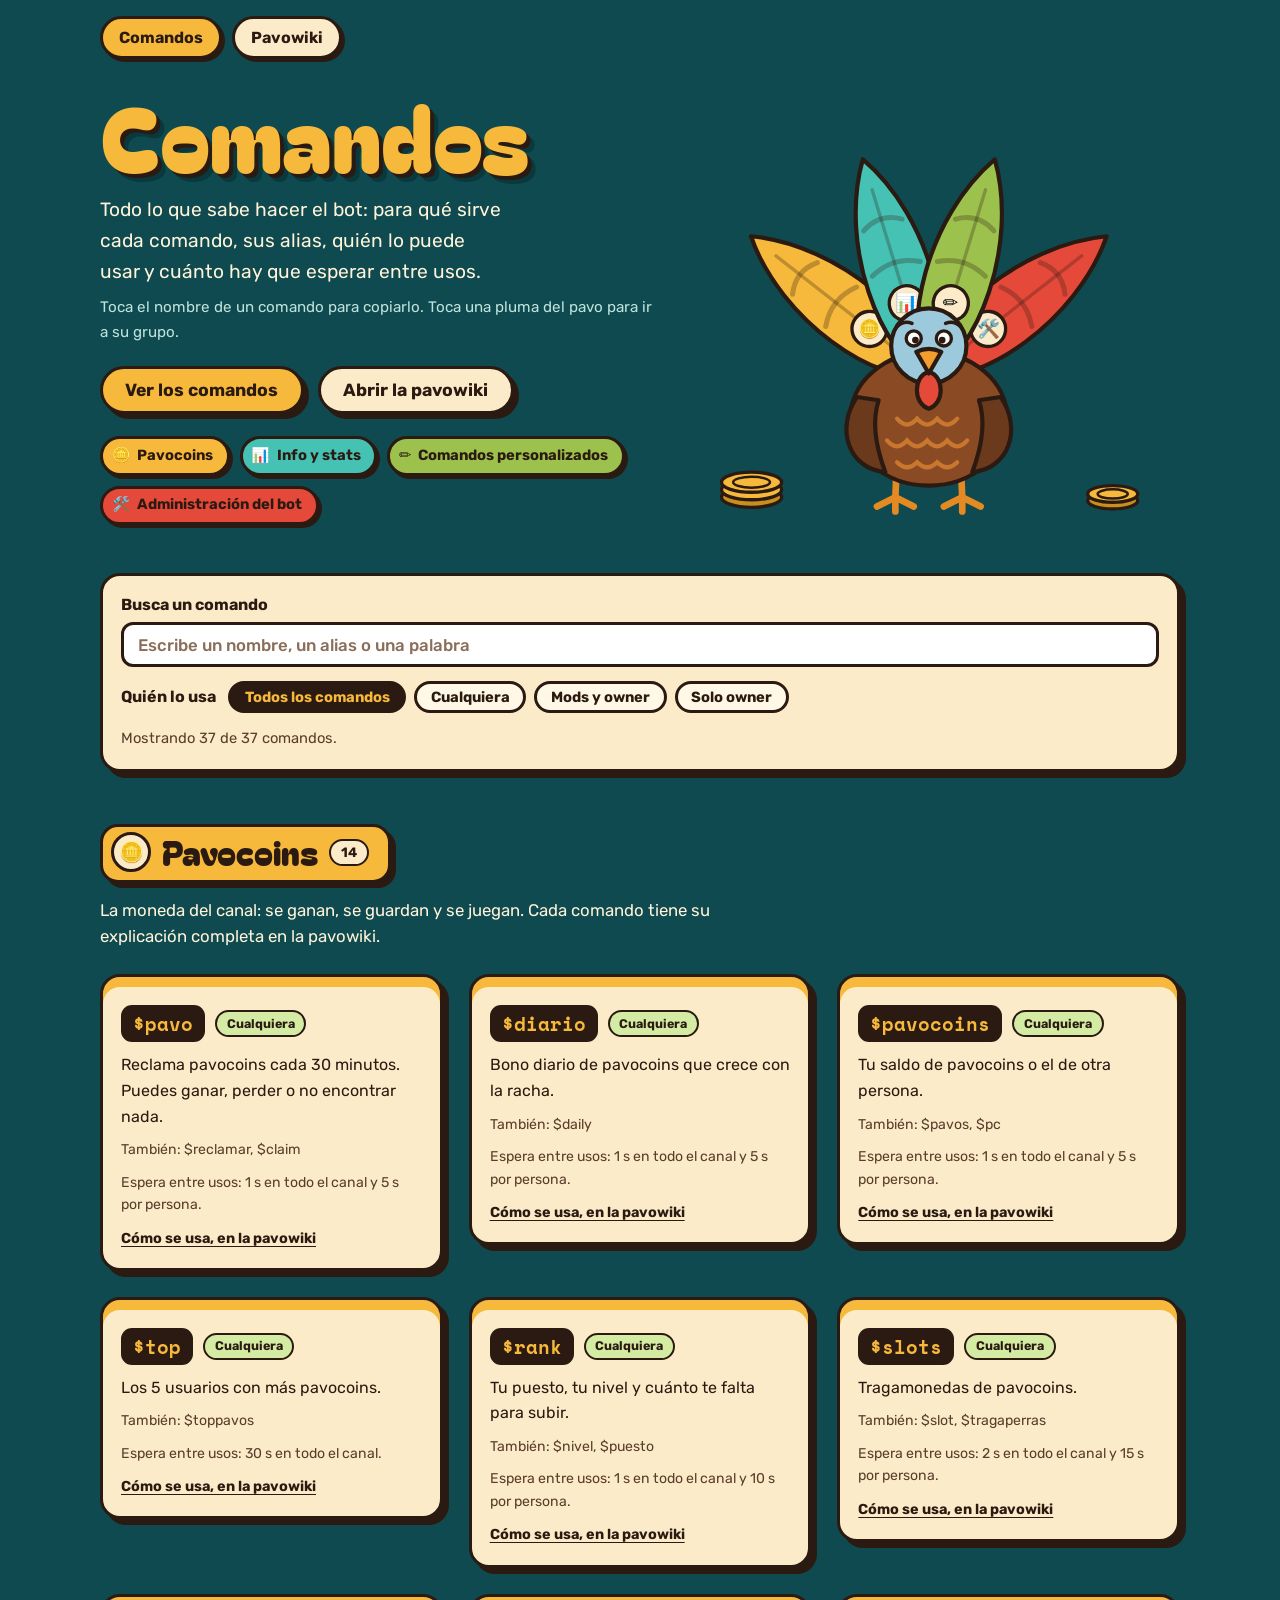
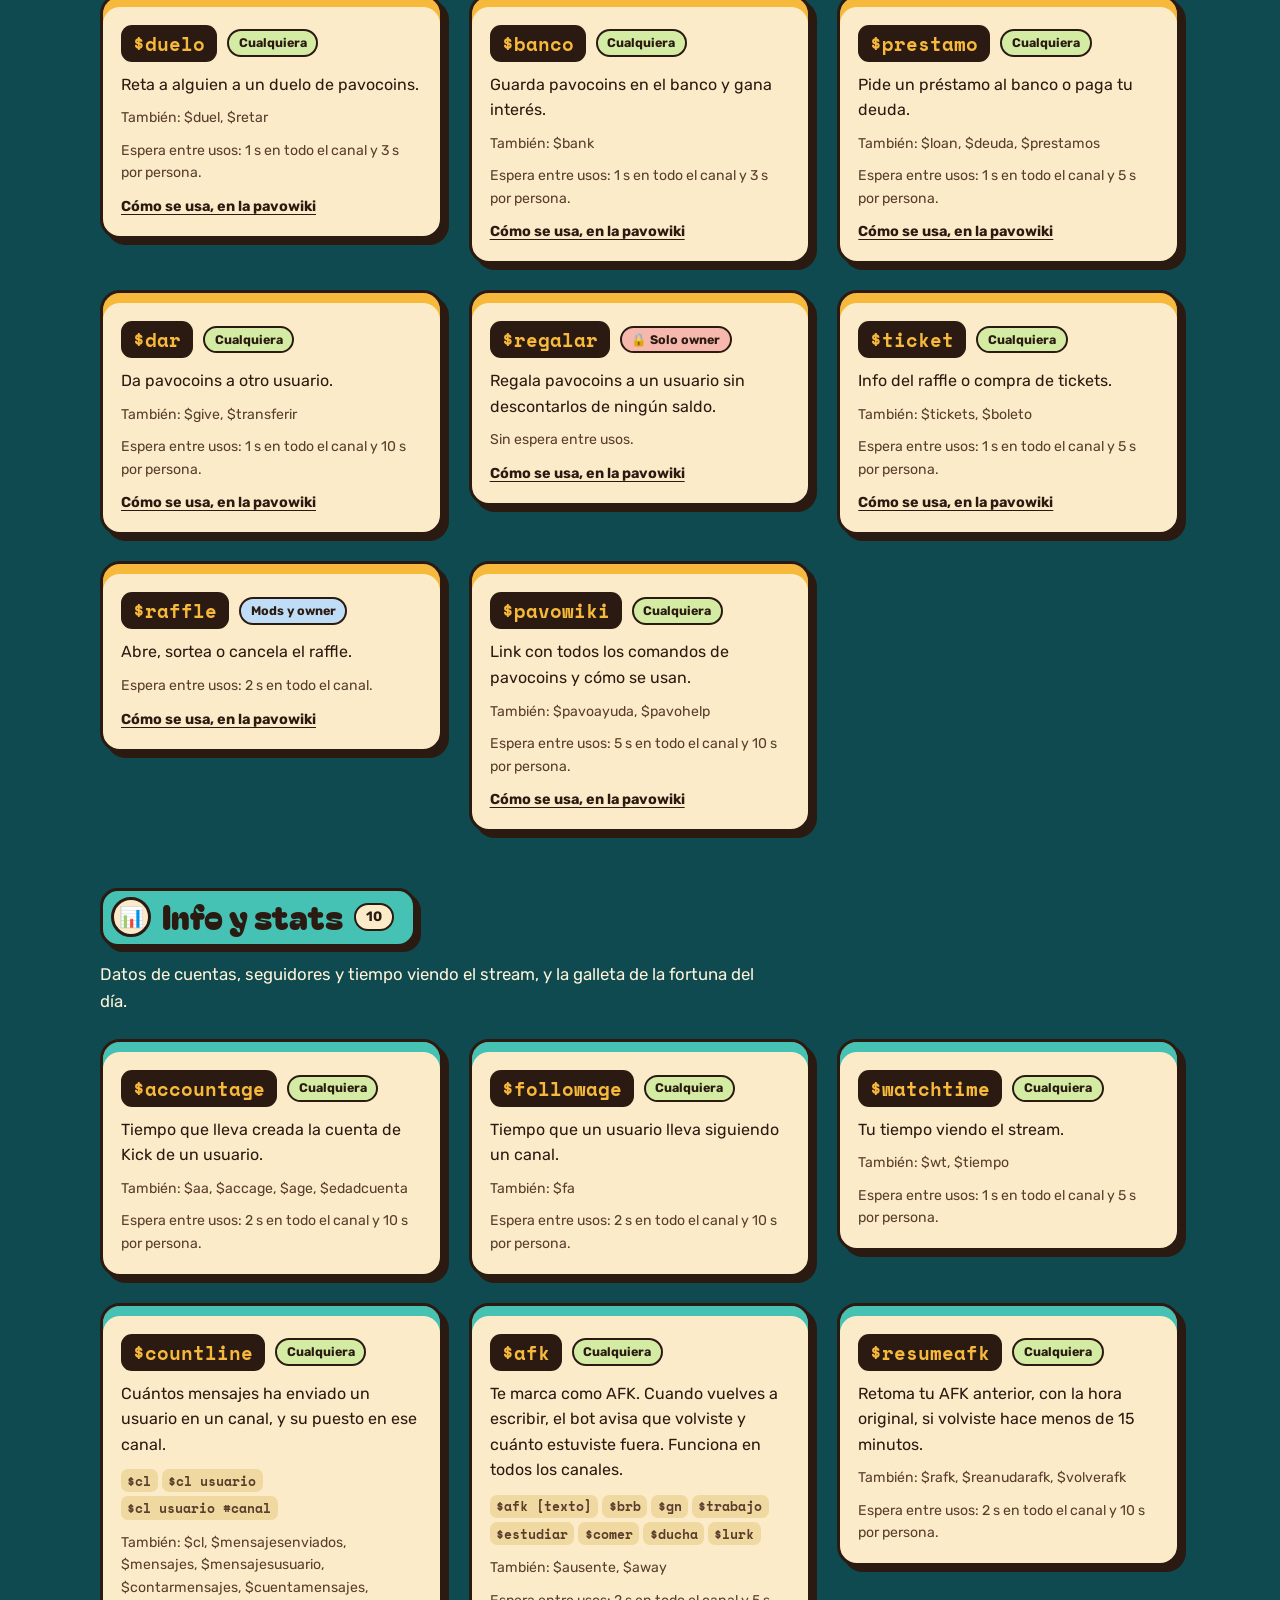
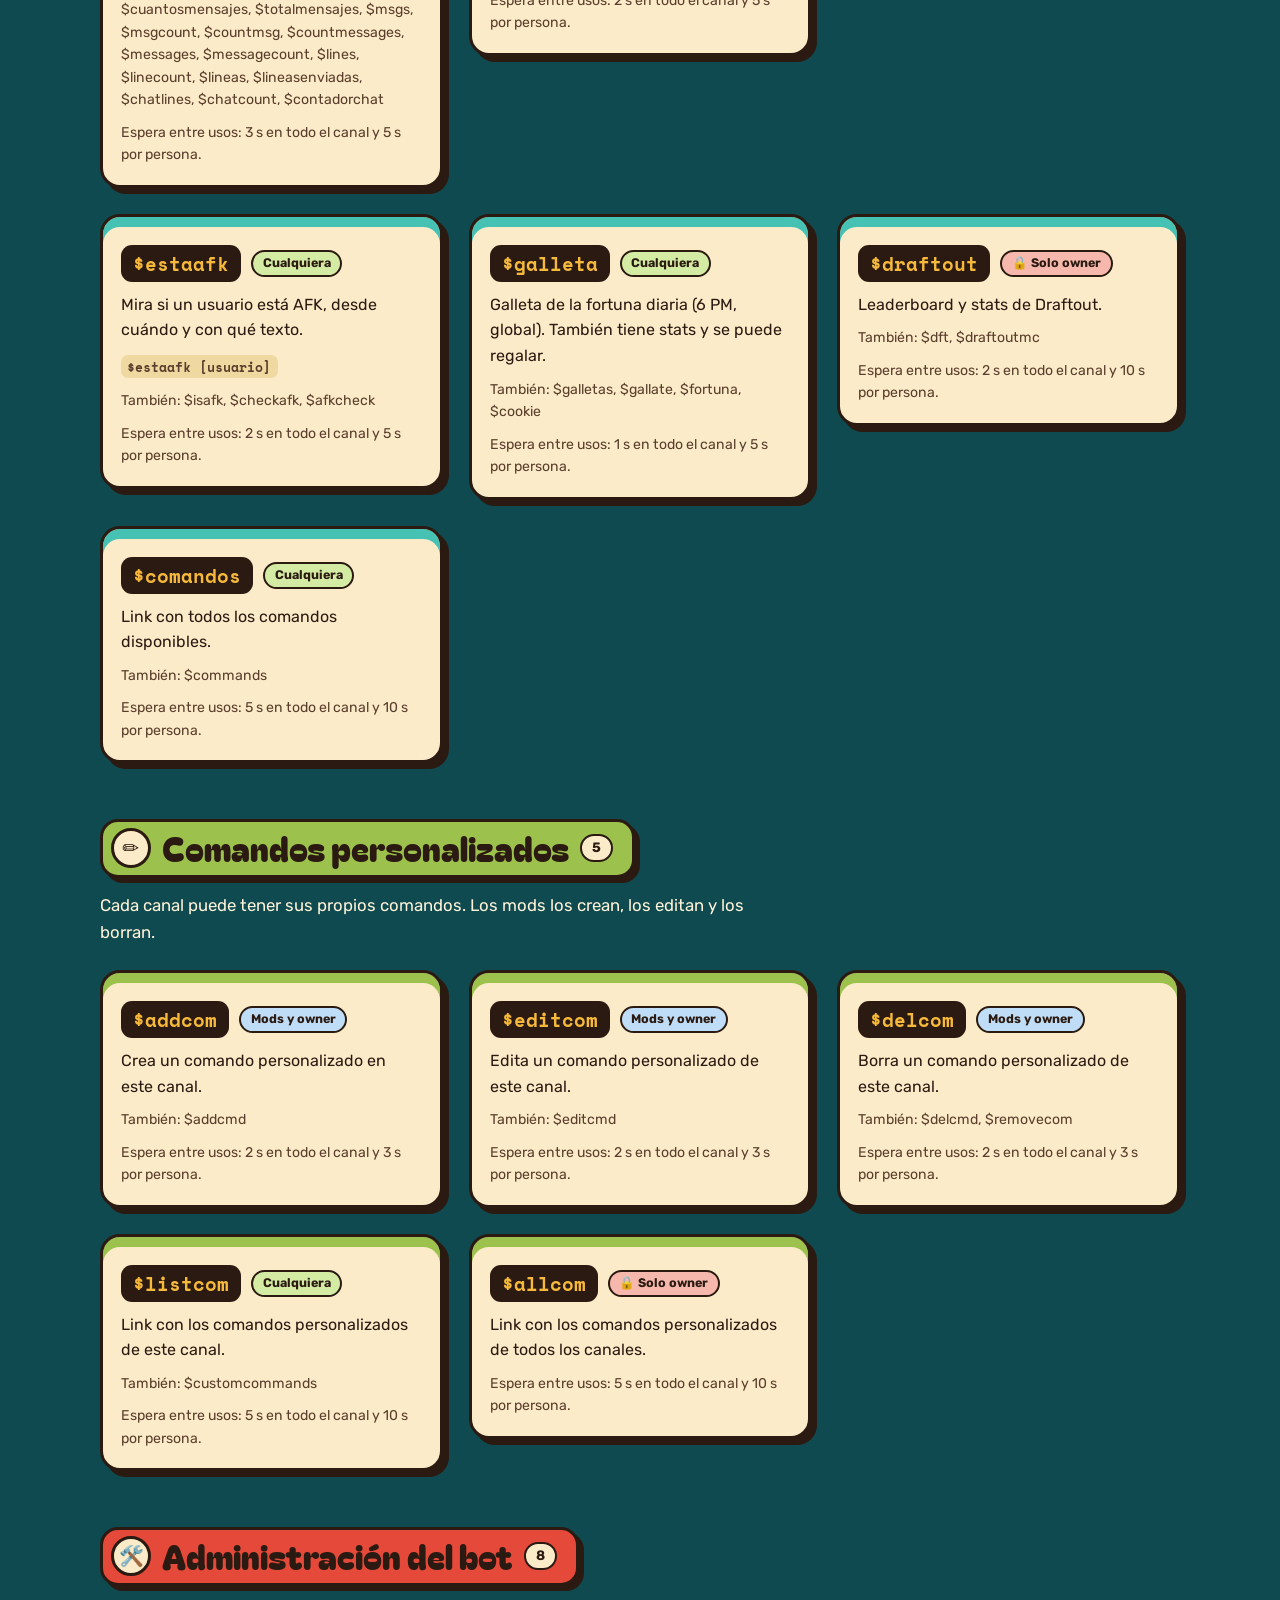
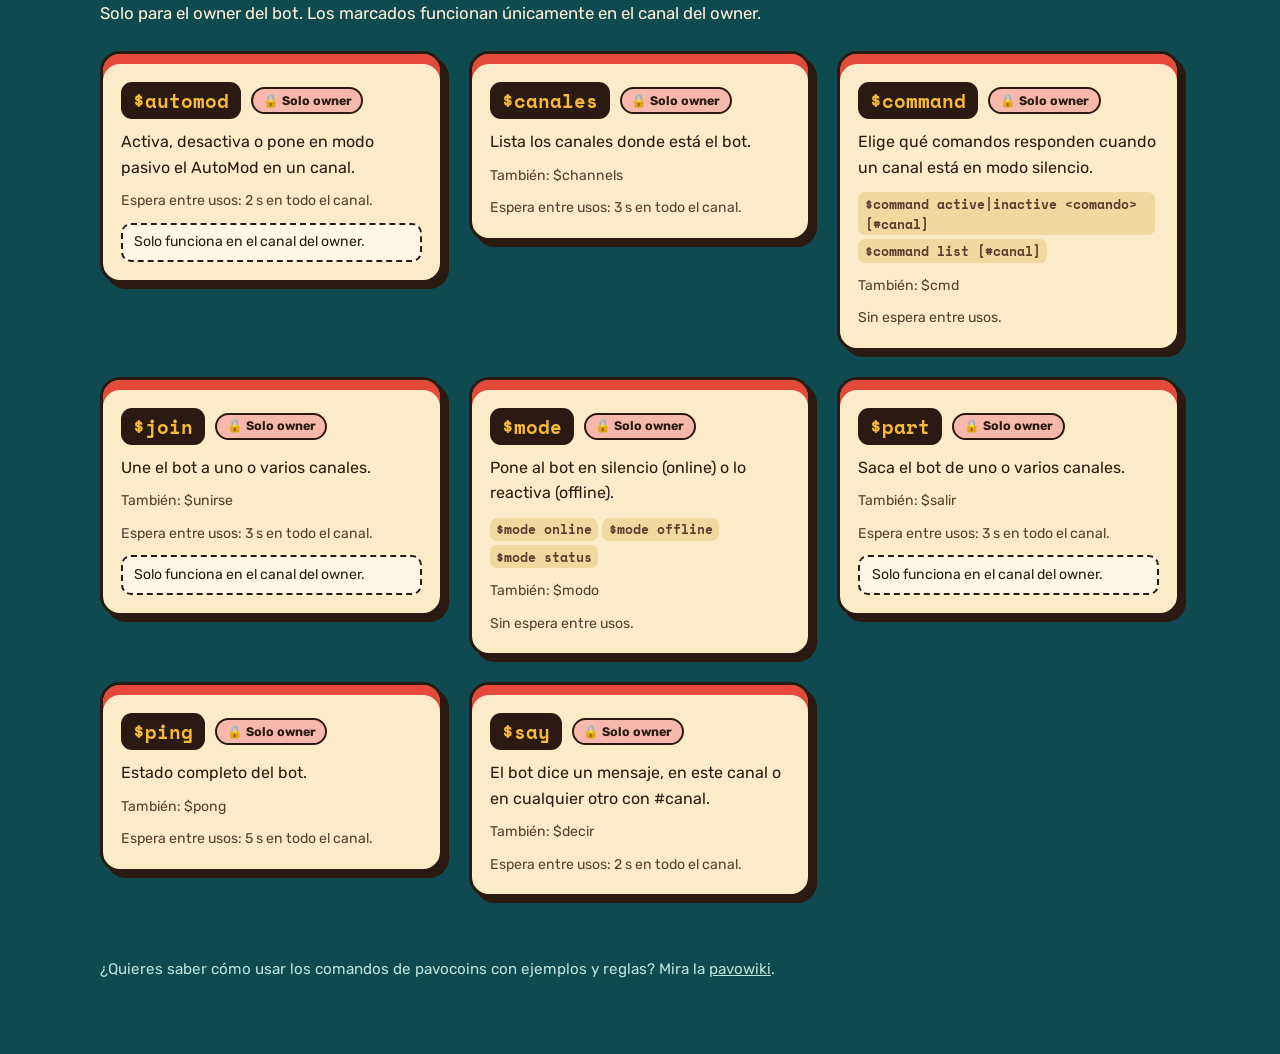
<file: index.html>
<!DOCTYPE html>
<html lang="es">
<head>
<meta charset="utf-8">
<meta name="viewport" content="width=device-width, initial-scale=1">
<title>Comandos del bot</title>
<meta name="description" content="Todos los comandos del bot con sus alias, permisos y tiempos de espera.">
<meta name="theme-color" content="#0E4A4F">
<link rel="icon" href="assets/img/favicon.svg" type="image/svg+xml">

<link rel="preconnect" href="https://fonts.googleapis.com">
<link rel="preconnect" href="https://fonts.gstatic.com" crossorigin>
<link href="https://fonts.googleapis.com/css2?family=Bagel+Fat+One&family=Rubik:wght@400;500;700&family=Space+Mono:wght@400;700&display=swap" rel="stylesheet">

<link rel="stylesheet" href="assets/css/base.css">
<link rel="stylesheet" href="assets/css/layout.css">
<link rel="stylesheet" href="assets/css/components.css">
<link rel="stylesheet" href="assets/css/fan.css">
<link rel="stylesheet" href="assets/css/pages/commands.css">
</head>
<body class="page-commands">

<nav class="topbar wrap" aria-label="Páginas">
  <a class="tab" href="index.html" aria-current="page">Comandos</a>
  <a class="tab" href="pavowiki.html">Pavowiki</a>
</nav>

<header class="hero">
  <div class="wrap hero-grid">
    <div>
      <h1>Comandos</h1>
      <p class="lead">Todo lo que sabe hacer el bot: para qué sirve cada comando, sus alias, quién lo puede usar y cuánto hay que esperar entre usos.</p>
      <p class="hint">Toca el nombre de un comando para copiarlo. Toca una pluma del pavo para ir a su grupo.</p>
      <div class="ctas">
        <a class="cta primary" href="#lista">Ver los comandos</a>
        <a class="cta" href="pavowiki.html">Abrir la pavowiki</a>
      </div>
      <ul class="jump" id="jump" aria-label="Grupos de comandos"></ul>
    </div>

    <!-- El pavo lo dibuja assets/js/components/fan.js -->
    <svg id="fan" viewBox="0 0 600 520" role="group" aria-label="Un pavo con la cola abierta. Cada pluma lleva a un grupo de comandos."></svg>
  </div>
</header>

<main>
  <section class="tools" id="lista" aria-label="Buscar comandos">
    <div class="wrap">
      <div class="tools-box">
        <label class="field">
          <span>Busca un comando</span>
          <input id="q" type="search" placeholder="Escribe un nombre, un alias o una palabra" autocomplete="off" spellcheck="false">
        </label>
        <div class="chips" id="perm-chips" role="group" aria-label="Quién puede usarlo">
          <span>Quién lo usa</span>
          <button class="chip" type="button" data-perm="todos" aria-pressed="true">Todos los comandos</button>
          <button class="chip" type="button" data-perm="all" aria-pressed="false">Cualquiera</button>
          <button class="chip" type="button" data-perm="mod" aria-pressed="false">Mods y owner</button>
          <button class="chip" type="button" data-perm="owner" aria-pressed="false">Solo owner</button>
        </div>
        <p id="count" role="status" aria-live="polite"></p>
      </div>
    </div>
  </section>

  <!-- Las secciones y tarjetas se generan desde assets/js/data/commands.js -->
  <div id="groups"><noscript><div class="wrap"><p>Esta página necesita JavaScript para mostrar la lista de comandos.</p></div></noscript></div>

  <div id="empty" hidden>
    <div class="wrap">
      <p>No hay comandos que coincidan. Prueba con otro nombre o quita los filtros.</p>
      <button class="cta primary" id="reset" type="button">Quitar los filtros</button>
    </div>
  </div>
</main>

<footer>
  <div class="wrap">
    <p>¿Quieres saber cómo usar los comandos de pavocoins con ejemplos y reglas? Mira la <a href="pavowiki.html">pavowiki</a>.</p>
  </div>
</footer>

<!-- Orden importa: núcleo, componentes, datos y al final el arranque de la página -->
<script defer src="assets/js/core/dom.js"></script>
<script defer src="assets/js/core/text.js"></script>
<script defer src="assets/js/core/toast.js"></script>
<script defer src="assets/js/core/clipboard.js"></script>
<script defer src="assets/js/components/fan.js"></script>
<script defer src="assets/js/components/jump-nav.js"></script>
<script defer src="assets/js/data/groups.js"></script>
<script defer src="assets/js/data/commands.js"></script>
<script defer src="assets/js/components/command-card.js"></script>
<script defer src="assets/js/components/command-filter.js"></script>
<script defer src="assets/js/pages/commands.js"></script>
</body>
</html>
</file>
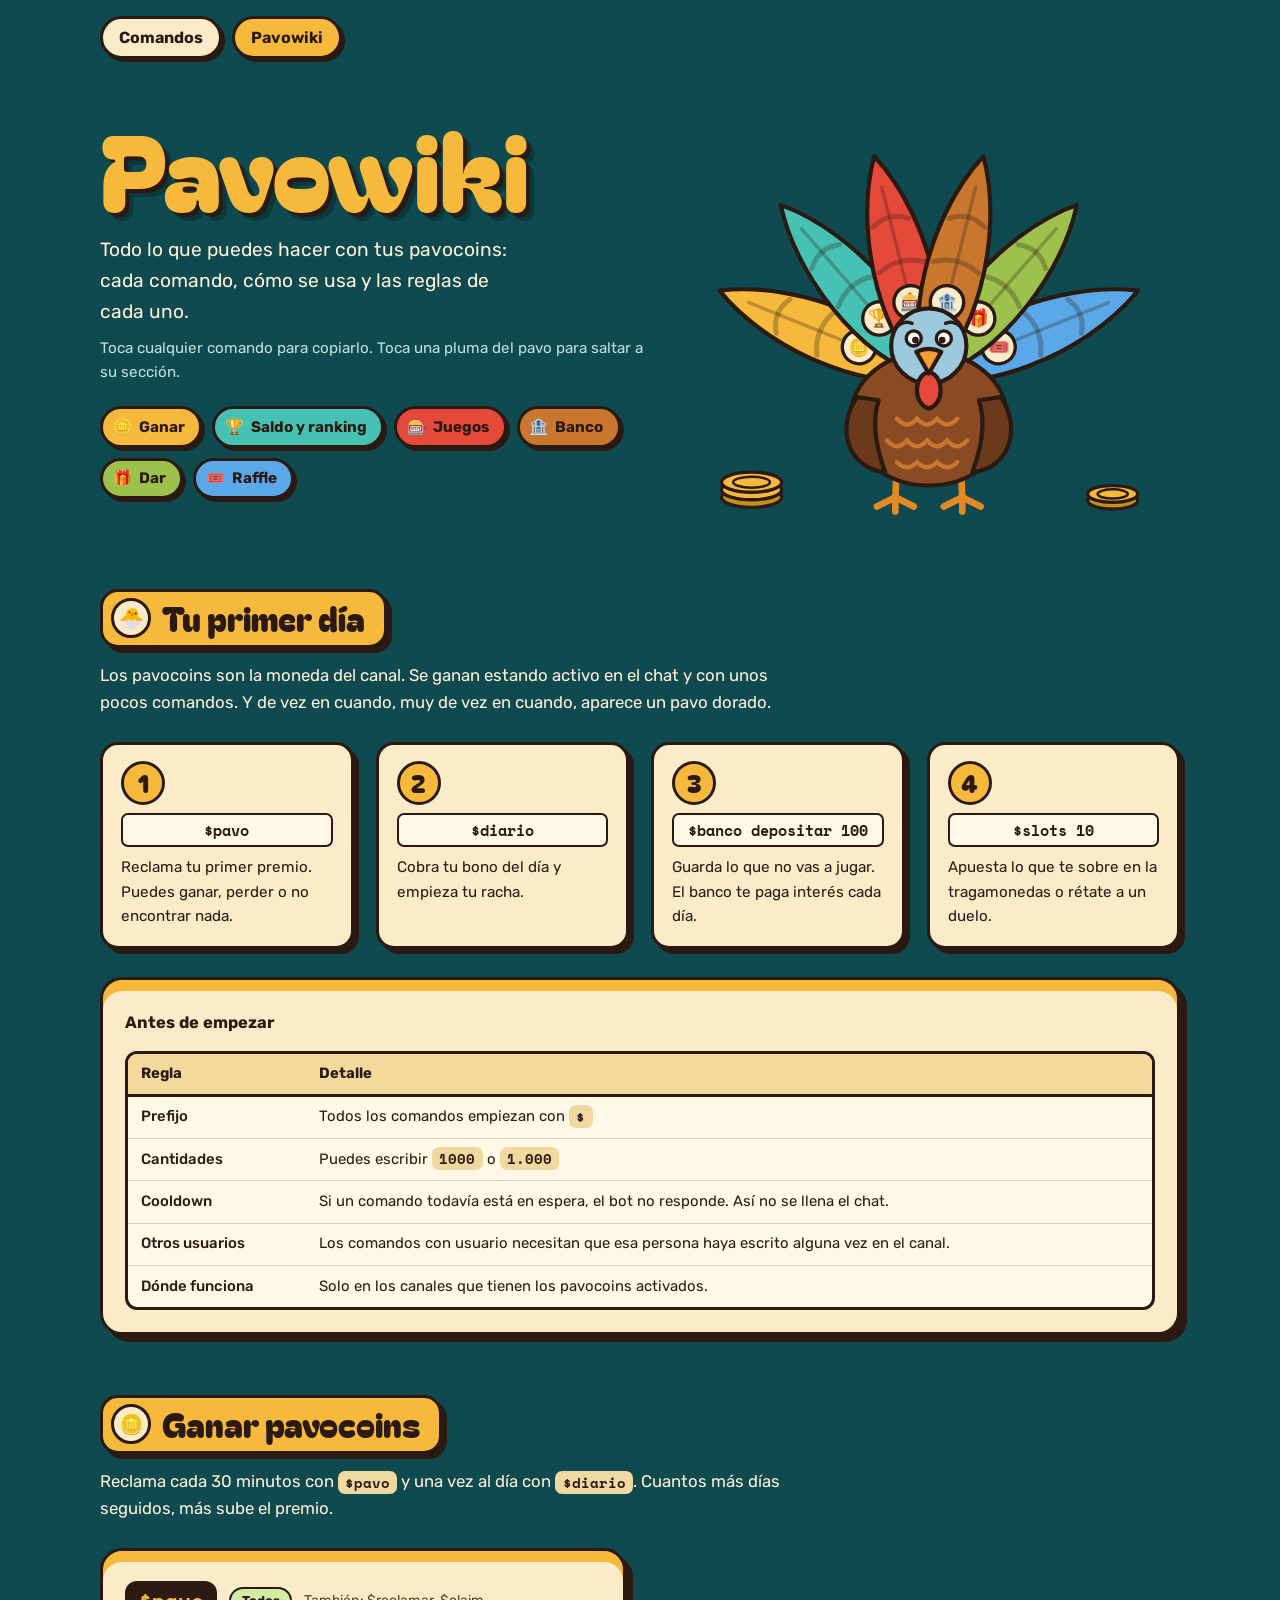
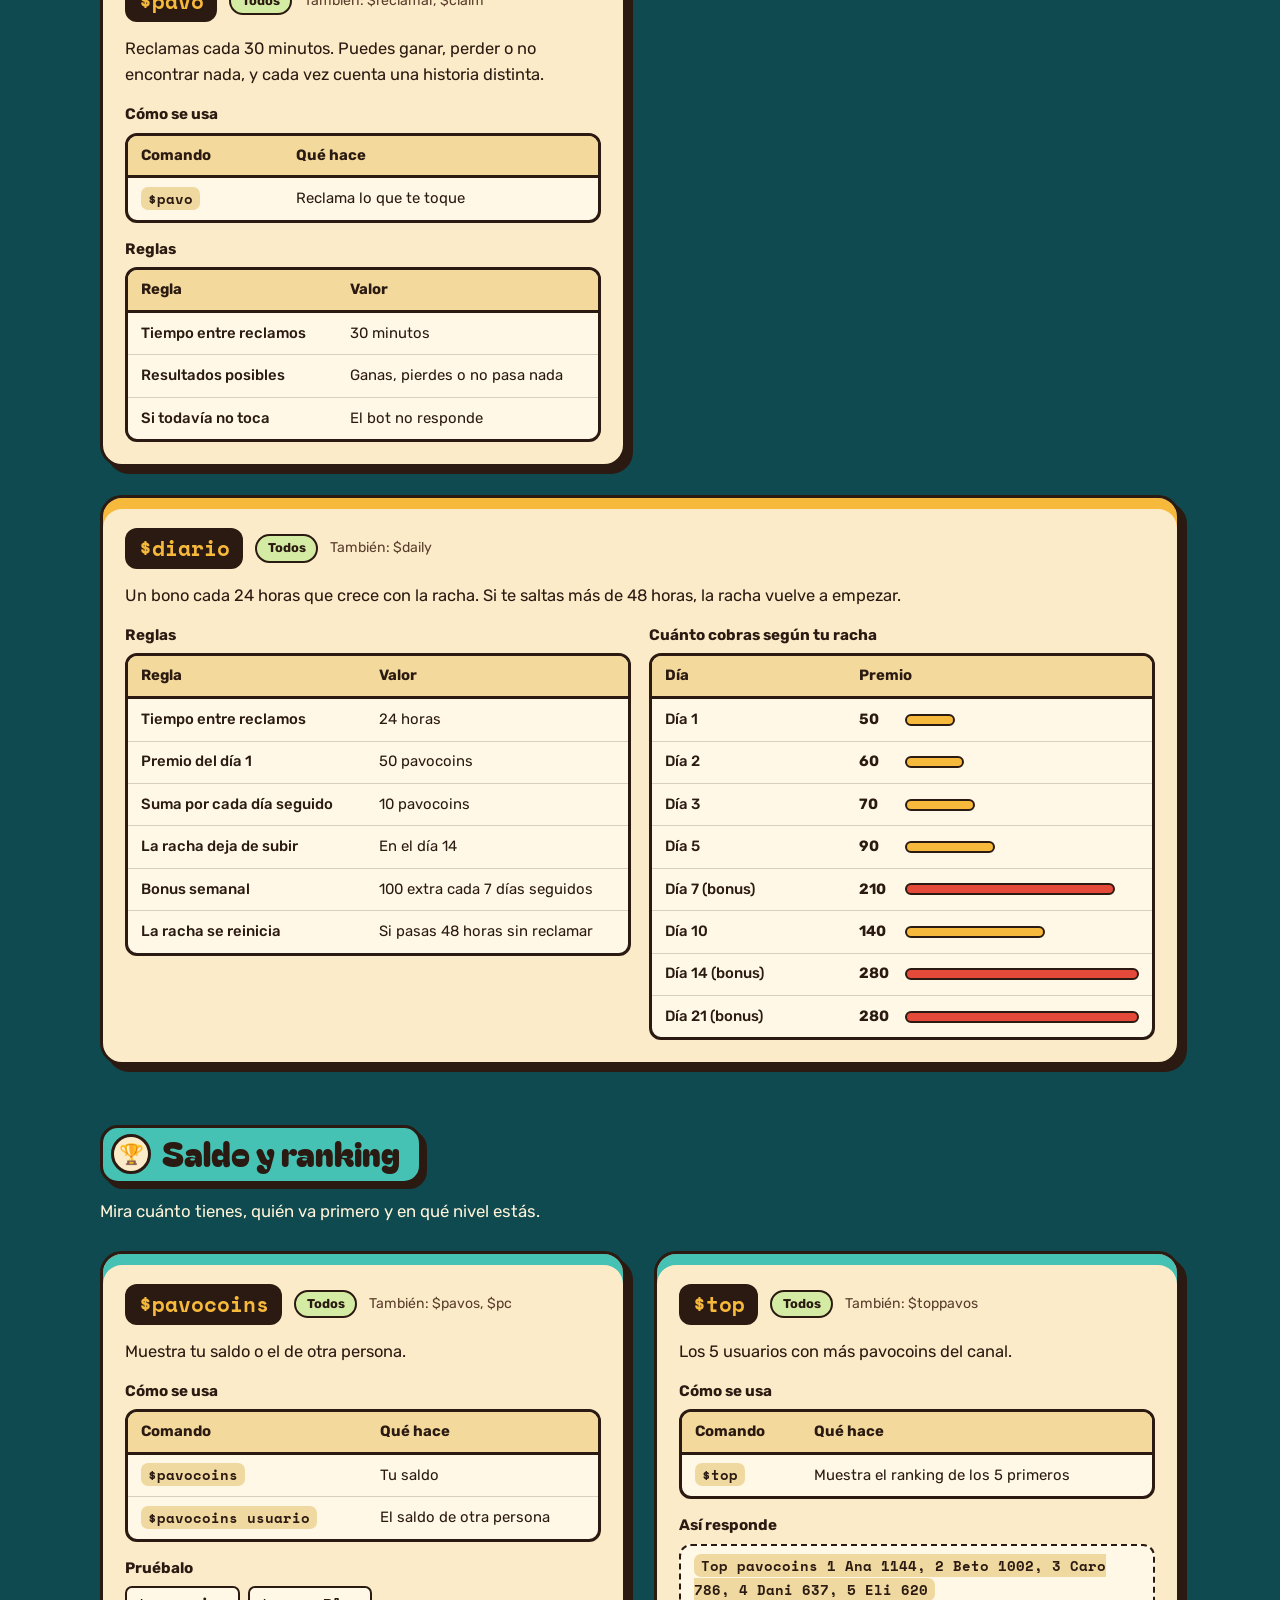
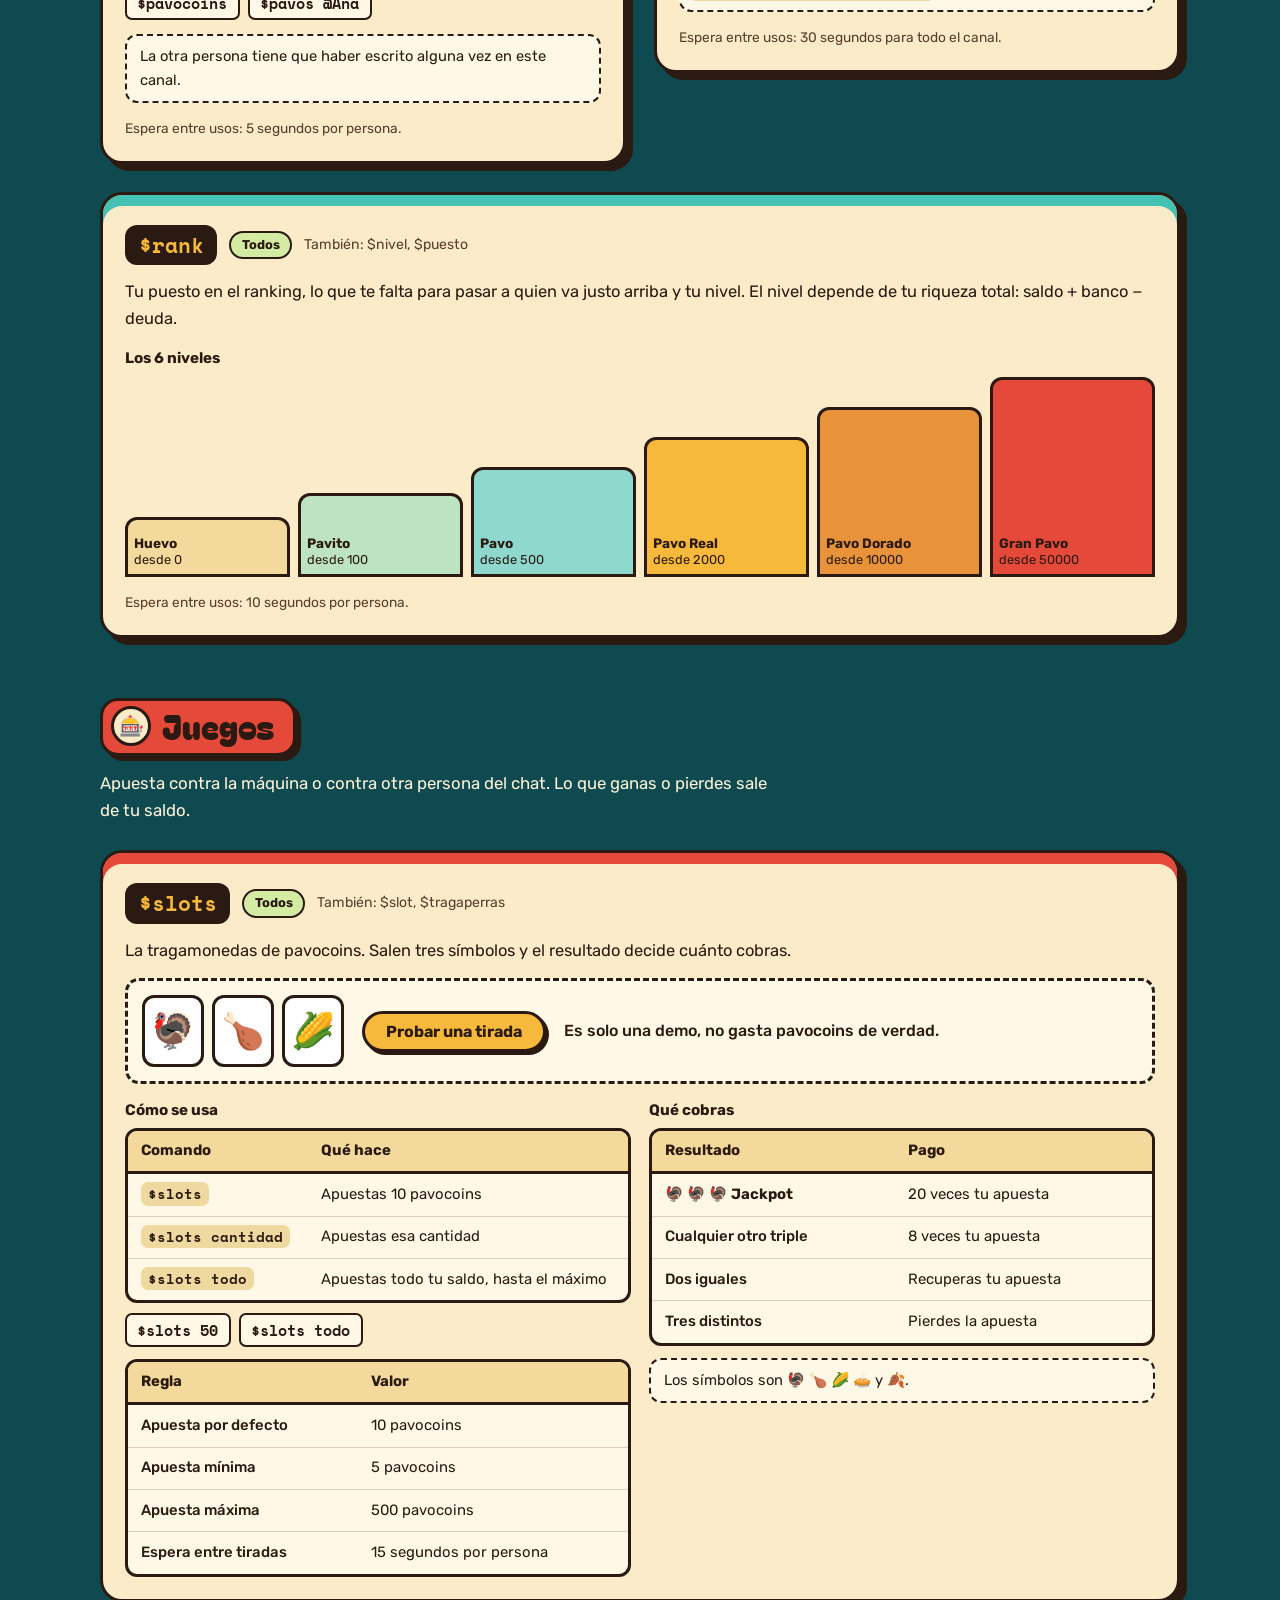
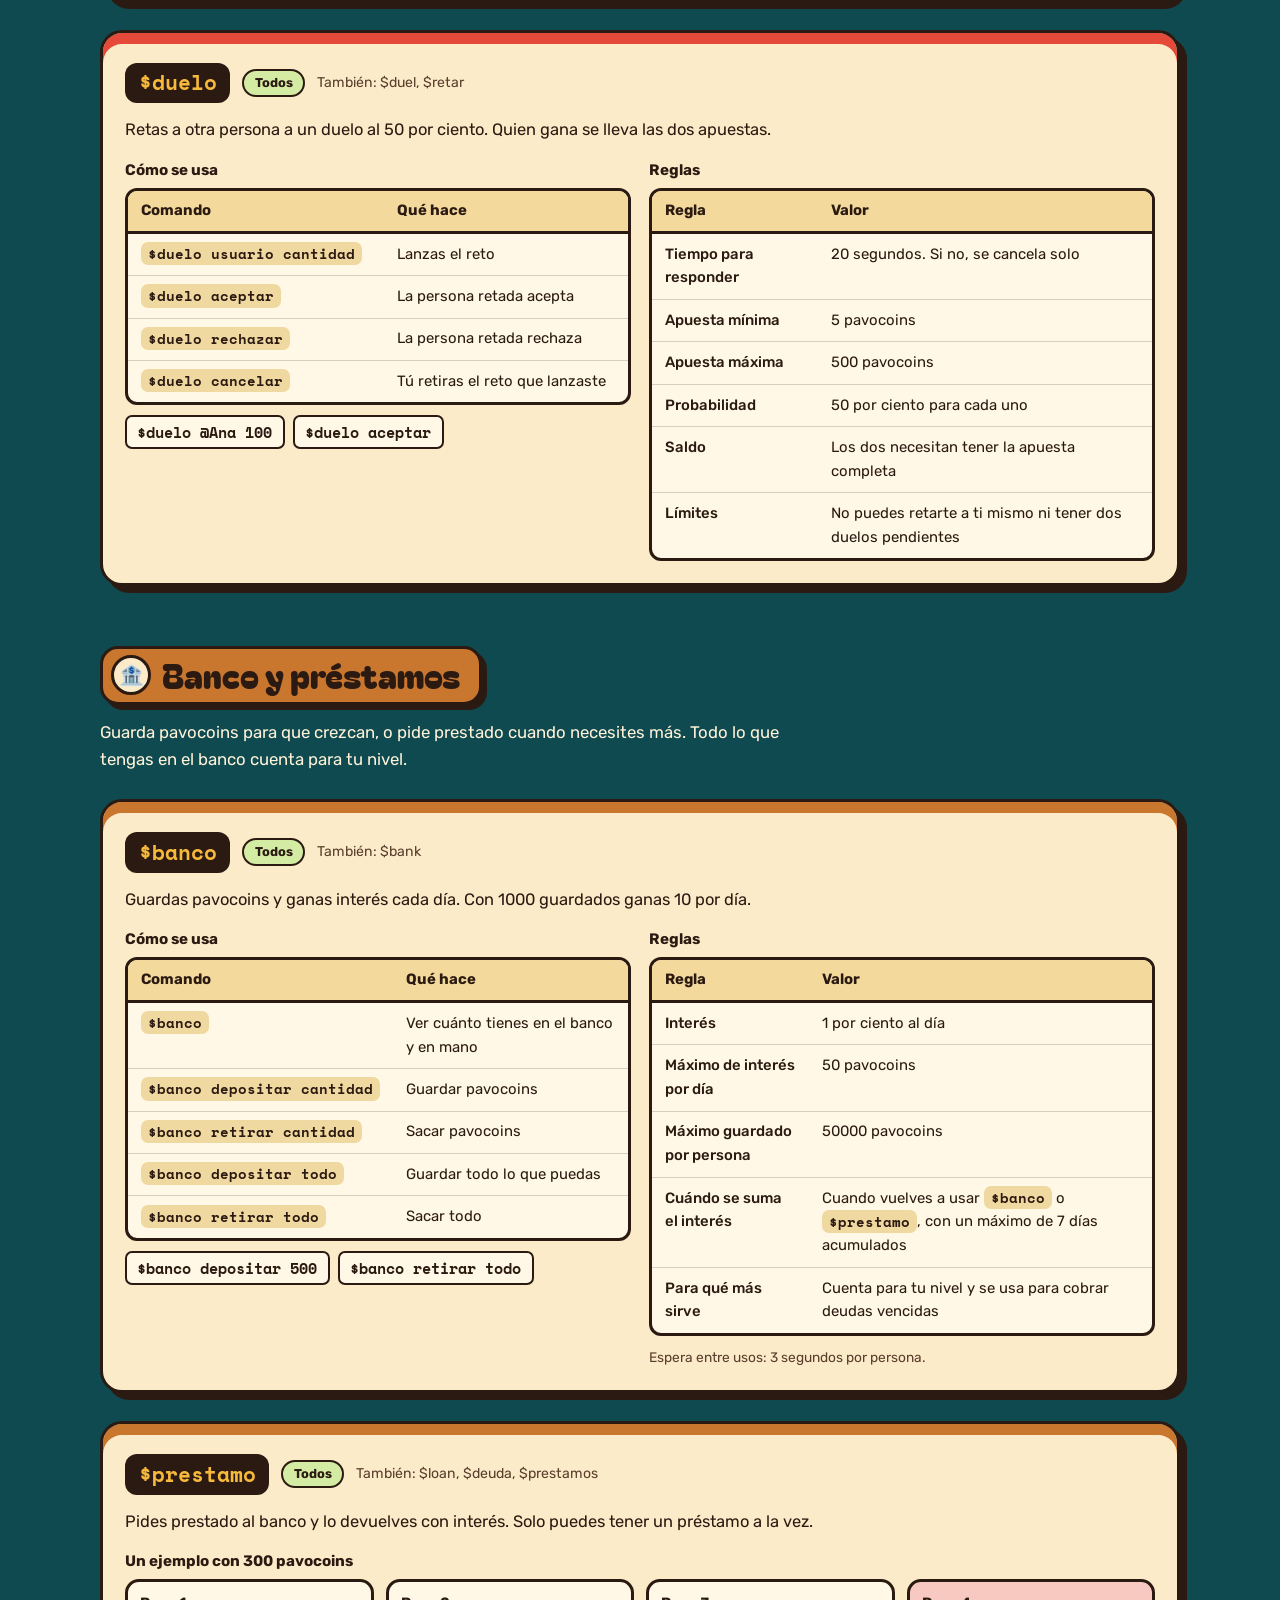
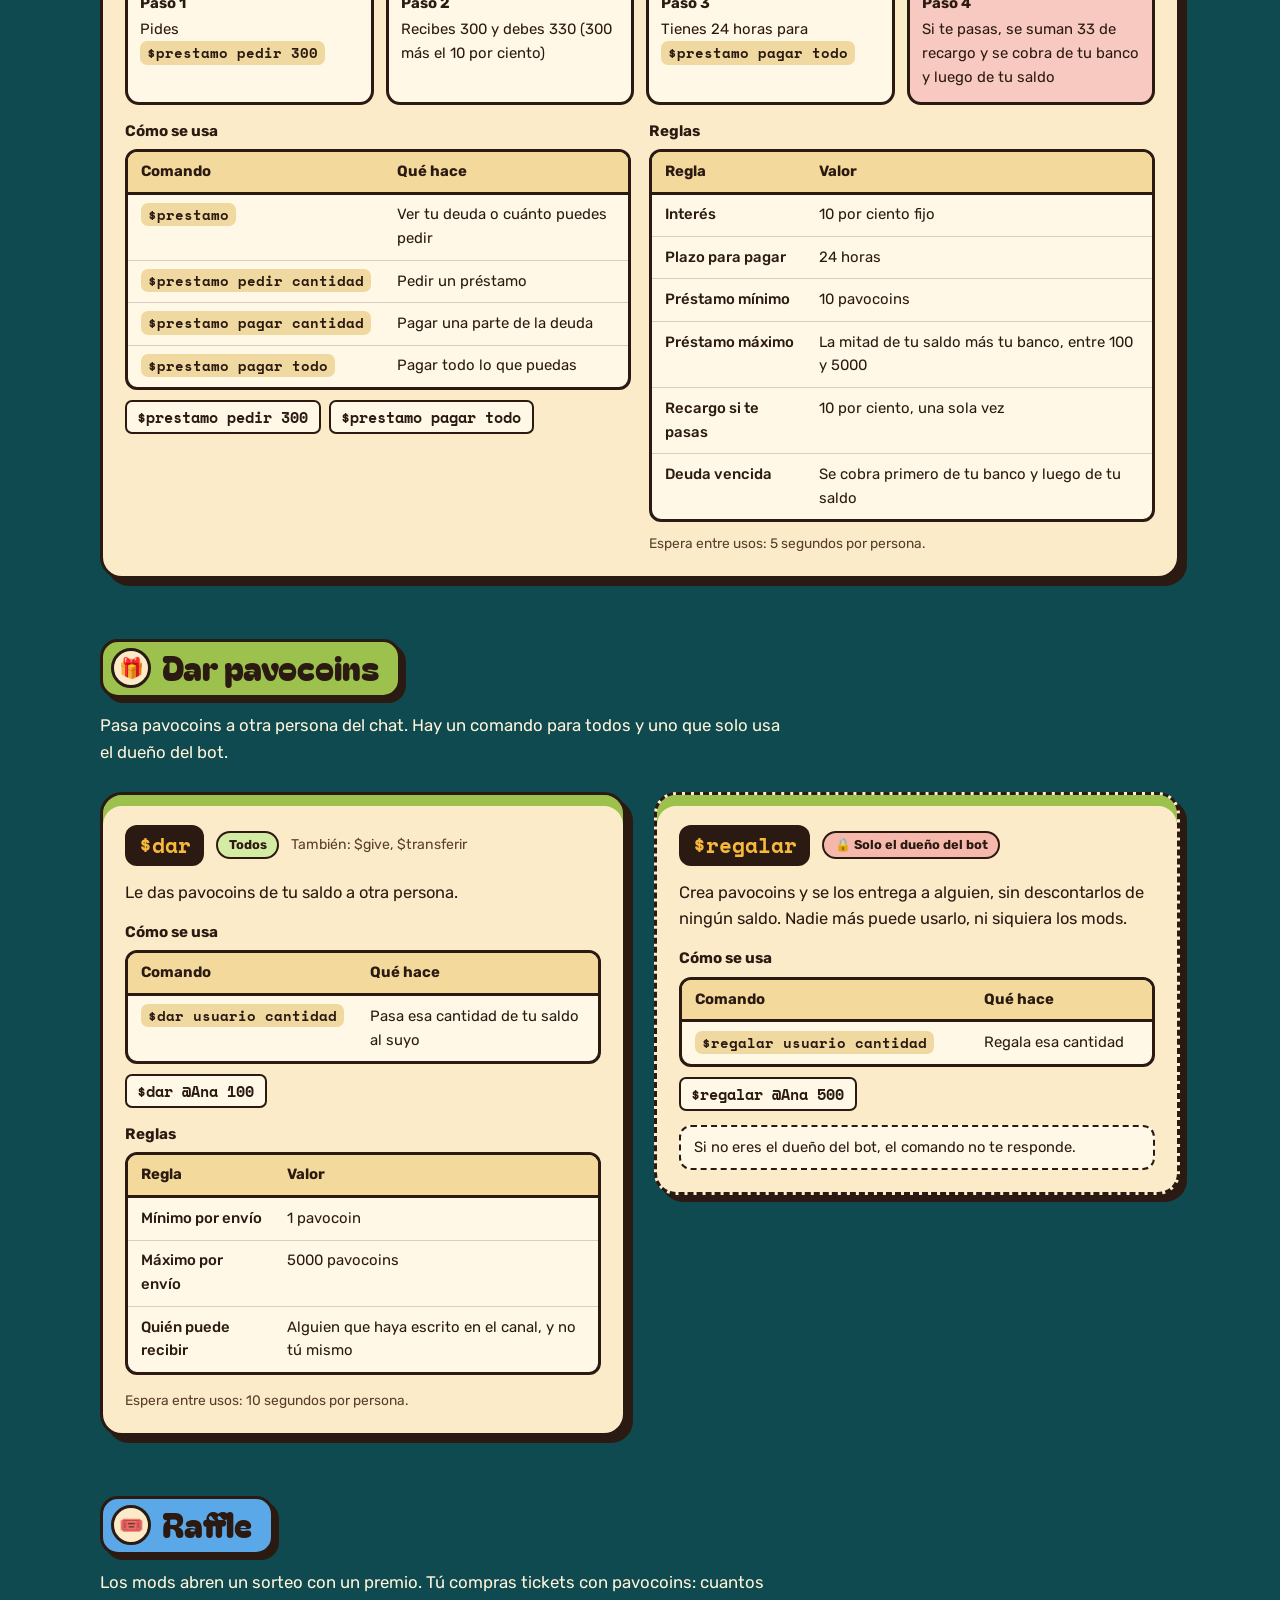
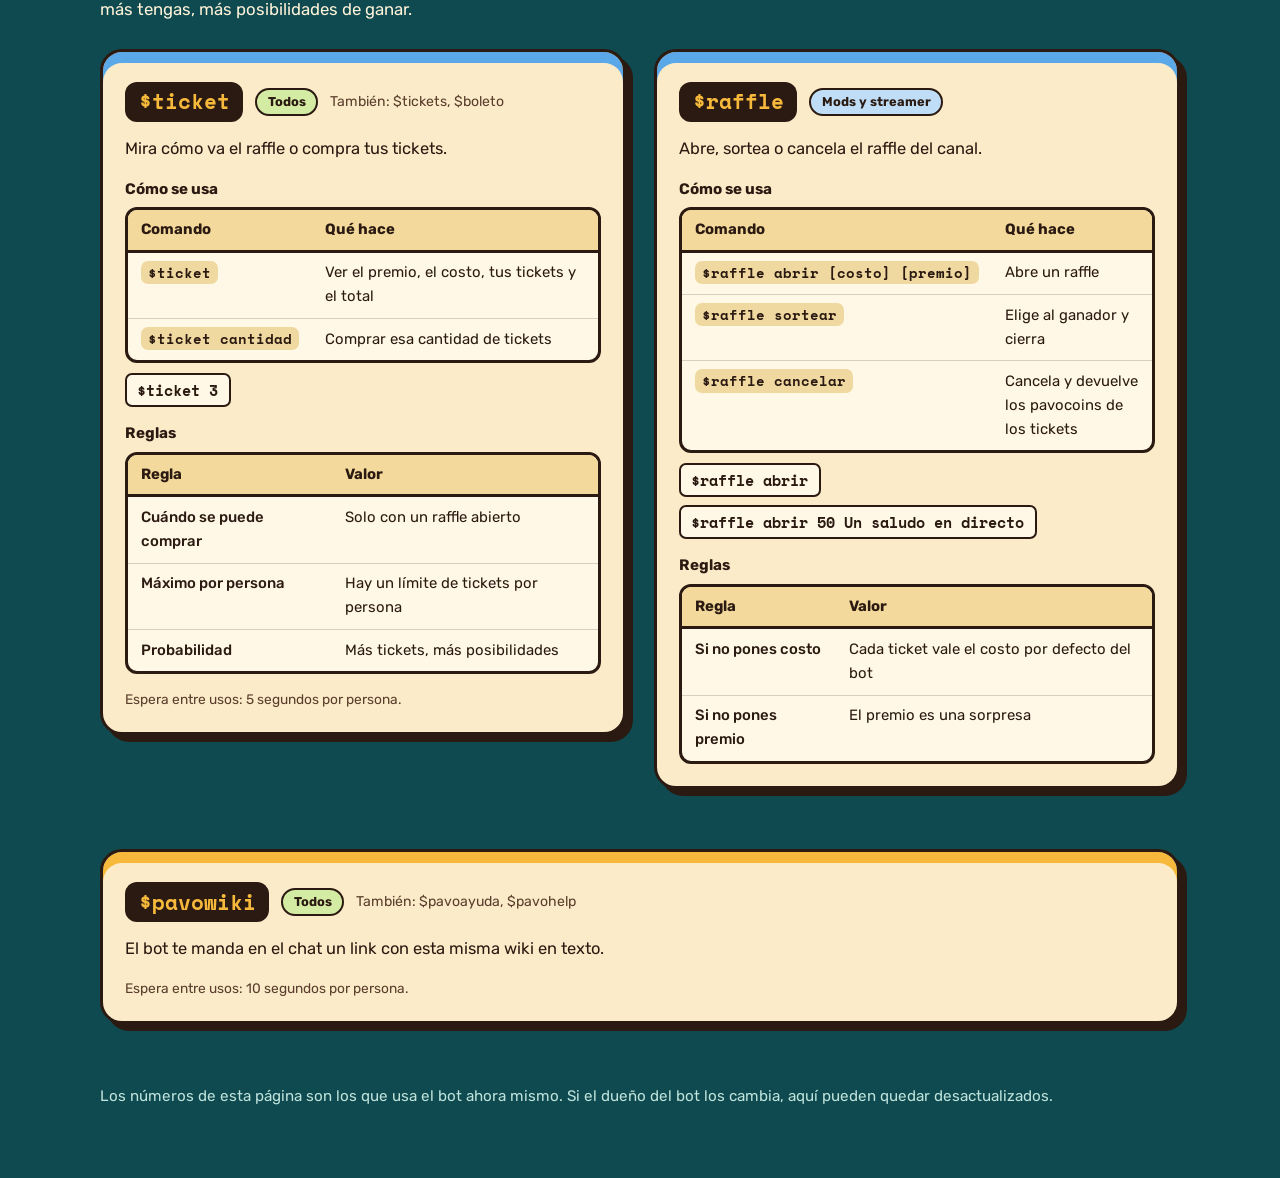
<file: pavowiki.html>
<!DOCTYPE html>
<html lang="es">
<head>
<meta charset="utf-8">
<meta name="viewport" content="width=device-width, initial-scale=1">
<title>Pavowiki: comandos de pavocoins</title>
<meta name="description" content="Todos los comandos de pavocoins: cómo se usan, ejemplos y reglas.">
<meta name="theme-color" content="#0E4A4F">
<link rel="icon" href="assets/img/favicon.svg" type="image/svg+xml">

<link rel="preconnect" href="https://fonts.googleapis.com">
<link rel="preconnect" href="https://fonts.gstatic.com" crossorigin>
<link href="https://fonts.googleapis.com/css2?family=Bagel+Fat+One&family=Rubik:wght@400;500;700&family=Space+Mono:wght@400;700&display=swap" rel="stylesheet">

<link rel="stylesheet" href="assets/css/base.css">
<link rel="stylesheet" href="assets/css/layout.css">
<link rel="stylesheet" href="assets/css/components.css">
<link rel="stylesheet" href="assets/css/fan.css">
<link rel="stylesheet" href="assets/css/pages/wiki.css">
</head>
<body class="page-wiki">

<nav class="topbar wrap" aria-label="Páginas">
  <a class="tab" href="index.html">Comandos</a>
  <a class="tab" href="pavowiki.html" aria-current="page">Pavowiki</a>
</nav>

<header class="hero">
  <div class="wrap hero-grid">
    <div>
      <h1>Pavowiki</h1>
      <p class="lead">Todo lo que puedes hacer con tus pavocoins: cada comando, cómo se usa y las reglas de cada uno.</p>
      <p class="hint">Toca cualquier comando para copiarlo. Toca una pluma del pavo para saltar a su sección.</p>
      <ul class="jump" id="jump" aria-label="Secciones"></ul>
    </div>

    <!-- El pavo lo dibuja assets/js/components/fan.js -->
    <svg id="fan" viewBox="0 0 600 520" role="group" aria-label="Un pavo con la cola abierta. Cada pluma lleva a una sección de la wiki."></svg>
  </div>
</header>

<main>

  <!-- ===================== PRIMER DÍA ===================== -->
  <section class="sec theme-gold" id="inicio">
    <div class="wrap">
      <div class="sec-head"><span class="ico" aria-hidden="true">🐣</span><h2>Tu primer día</h2></div>
      <p class="sec-intro">Los pavocoins son la moneda del canal. Se ganan estando activo en el chat y con unos pocos comandos. Y de vez en cuando, muy de vez en cuando, aparece un pavo dorado.</p>

      <ol class="steps">
        <li>
          <button type="button" class="k" data-copy="$pavo">$pavo</button>
          <p>Reclama tu primer premio. Puedes ganar, perder o no encontrar nada.</p>
        </li>
        <li>
          <button type="button" class="k" data-copy="$diario">$diario</button>
          <p>Cobra tu bono del día y empieza tu racha.</p>
        </li>
        <li>
          <button type="button" class="k" data-copy="$banco depositar 100">$banco depositar 100</button>
          <p>Guarda lo que no vas a jugar. El banco te paga interés cada día.</p>
        </li>
        <li>
          <button type="button" class="k" data-copy="$slots 10">$slots 10</button>
          <p>Apuesta lo que te sobre en la tragamonedas o rétate a un duelo.</p>
        </li>
      </ol>

      <article class="cmd theme-gold">
        <p class="what"><b>Antes de empezar</b></p>
        <div class="tw">
          <table>
            <thead><tr><th>Regla</th><th>Detalle</th></tr></thead>
            <tbody>
              <tr><td>Prefijo</td><td>Todos los comandos empiezan con <span class="k">$</span></td></tr>
              <tr><td>Cantidades</td><td>Puedes escribir <span class="k">1000</span> o <span class="k">1.000</span></td></tr>
              <tr><td>Cooldown</td><td>Si un comando todavía está en espera, el bot no responde. Así no se llena el chat.</td></tr>
              <tr><td>Otros usuarios</td><td>Los comandos con usuario necesitan que esa persona haya escrito alguna vez en el canal.</td></tr>
              <tr><td>Dónde funciona</td><td>Solo en los canales que tienen los pavocoins activados.</td></tr>
            </tbody>
          </table>
        </div>
      </article>
    </div>
  </section>

  <!-- ===================== GANAR ===================== -->
  <section class="sec theme-gold" id="ganar">
    <div class="wrap">
      <div class="sec-head"><span class="ico" aria-hidden="true">🪙</span><h2>Ganar pavocoins</h2></div>
      <p class="sec-intro">Reclama cada 30 minutos con <span class="k">$pavo</span> y una vez al día con <span class="k">$diario</span>. Cuantos más días seguidos, más sube el premio.</p>

      <div class="cards">
        <article class="cmd">
          <header class="cmd-head">
            <button type="button" class="syn" data-copy="$pavo" title="Toca para copiar">$pavo</button>
            <span class="badge b-all">Todos</span>
            <span class="alias">También: $reclamar, $claim</span>
          </header>
          <p class="what">Reclamas cada 30 minutos. Puedes ganar, perder o no encontrar nada, y cada vez cuenta una historia distinta.</p>
          <div>
            <p class="tt">Cómo se usa</p>
            <div class="tw"><table>
              <thead><tr><th>Comando</th><th>Qué hace</th></tr></thead>
              <tbody><tr><td><span class="k">$pavo</span></td><td>Reclama lo que te toque</td></tr></tbody>
            </table></div>
          </div>
          <div>
            <p class="tt">Reglas</p>
            <div class="tw"><table>
              <thead><tr><th>Regla</th><th>Valor</th></tr></thead>
              <tbody>
                <tr><td>Tiempo entre reclamos</td><td>30 minutos</td></tr>
                <tr><td>Resultados posibles</td><td>Ganas, pierdes o no pasa nada</td></tr>
                <tr><td>Si todavía no toca</td><td>El bot no responde</td></tr>
              </tbody>
            </table></div>
          </div>
        </article>

        <article class="cmd wide">
          <header class="cmd-head">
            <button type="button" class="syn" data-copy="$diario" title="Toca para copiar">$diario</button>
            <span class="badge b-all">Todos</span>
            <span class="alias">También: $daily</span>
          </header>
          <p class="what">Un bono cada 24 horas que crece con la racha. Si te saltas más de 48 horas, la racha vuelve a empezar.</p>
          <div class="cards cards--tight">
            <div>
              <p class="tt">Reglas</p>
              <div class="tw"><table>
                <thead><tr><th>Regla</th><th>Valor</th></tr></thead>
                <tbody>
                  <tr><td>Tiempo entre reclamos</td><td>24 horas</td></tr>
                  <tr><td>Premio del día 1</td><td>50 pavocoins</td></tr>
                  <tr><td>Suma por cada día seguido</td><td>10 pavocoins</td></tr>
                  <tr><td>La racha deja de subir</td><td>En el día 14</td></tr>
                  <tr><td>Bonus semanal</td><td>100 extra cada 7 días seguidos</td></tr>
                  <tr><td>La racha se reinicia</td><td>Si pasas 48 horas sin reclamar</td></tr>
                </tbody>
              </table></div>
            </div>
            <div>
              <p class="tt">Cuánto cobras según tu racha</p>
              <div class="tw"><table>
                <thead><tr><th>Día</th><th>Premio</th></tr></thead>
                <tbody>
                  <tr><td>Día 1</td><td><div class="barrow"><span>50</span><i class="bar" style="--w:18%"></i></div></td></tr>
                  <tr><td>Día 2</td><td><div class="barrow"><span>60</span><i class="bar" style="--w:21%"></i></div></td></tr>
                  <tr><td>Día 3</td><td><div class="barrow"><span>70</span><i class="bar" style="--w:25%"></i></div></td></tr>
                  <tr><td>Día 5</td><td><div class="barrow"><span>90</span><i class="bar" style="--w:32%"></i></div></td></tr>
                  <tr><td>Día 7 (bonus)</td><td><div class="barrow"><span>210</span><i class="bar wk" style="--w:75%"></i></div></td></tr>
                  <tr><td>Día 10</td><td><div class="barrow"><span>140</span><i class="bar" style="--w:50%"></i></div></td></tr>
                  <tr><td>Día 14 (bonus)</td><td><div class="barrow"><span>280</span><i class="bar wk" style="--w:100%"></i></div></td></tr>
                  <tr><td>Día 21 (bonus)</td><td><div class="barrow"><span>280</span><i class="bar wk" style="--w:100%"></i></div></td></tr>
                </tbody>
              </table></div>
            </div>
          </div>
        </article>
      </div>
    </div>
  </section>

  <!-- ===================== SALDO Y RANKING ===================== -->
  <section class="sec theme-aqua" id="saldo">
    <div class="wrap">
      <div class="sec-head"><span class="ico" aria-hidden="true">🏆</span><h2>Saldo y ranking</h2></div>
      <p class="sec-intro">Mira cuánto tienes, quién va primero y en qué nivel estás.</p>

      <div class="cards">
        <article class="cmd">
          <header class="cmd-head">
            <button type="button" class="syn" data-copy="$pavocoins" title="Toca para copiar">$pavocoins</button>
            <span class="badge b-all">Todos</span>
            <span class="alias">También: $pavos, $pc</span>
          </header>
          <p class="what">Muestra tu saldo o el de otra persona.</p>
          <div>
            <p class="tt">Cómo se usa</p>
            <div class="tw"><table>
              <thead><tr><th>Comando</th><th>Qué hace</th></tr></thead>
              <tbody>
                <tr><td><span class="k">$pavocoins</span></td><td>Tu saldo</td></tr>
                <tr><td><span class="k">$pavocoins usuario</span></td><td>El saldo de otra persona</td></tr>
              </tbody>
            </table></div>
          </div>
          <div>
            <p class="tt">Pruébalo</p>
            <div class="ex">
              <button type="button" class="k" data-copy="$pavocoins">$pavocoins</button>
              <button type="button" class="k" data-copy="$pavos @Ana">$pavos @Ana</button>
            </div>
          </div>
          <p class="note">La otra persona tiene que haber escrito alguna vez en este canal.</p>
          <p class="cool">Espera entre usos: 5 segundos por persona.</p>
        </article>

        <article class="cmd">
          <header class="cmd-head">
            <button type="button" class="syn" data-copy="$top" title="Toca para copiar">$top</button>
            <span class="badge b-all">Todos</span>
            <span class="alias">También: $toppavos</span>
          </header>
          <p class="what">Los 5 usuarios con más pavocoins del canal.</p>
          <div>
            <p class="tt">Cómo se usa</p>
            <div class="tw"><table>
              <thead><tr><th>Comando</th><th>Qué hace</th></tr></thead>
              <tbody><tr><td><span class="k">$top</span></td><td>Muestra el ranking de los 5 primeros</td></tr></tbody>
            </table></div>
          </div>
          <div>
            <p class="tt">Así responde</p>
            <p class="note"><span class="k k--wrap">Top pavocoins 1 Ana 1144, 2 Beto 1002, 3 Caro 786, 4 Dani 637, 5 Eli 620</span></p>
          </div>
          <p class="cool">Espera entre usos: 30 segundos para todo el canal.</p>
        </article>

        <article class="cmd wide">
          <header class="cmd-head">
            <button type="button" class="syn" data-copy="$rank" title="Toca para copiar">$rank</button>
            <span class="badge b-all">Todos</span>
            <span class="alias">También: $nivel, $puesto</span>
          </header>
          <p class="what">Tu puesto en el ranking, lo que te falta para pasar a quien va justo arriba y tu nivel. El nivel depende de tu riqueza total: saldo + banco − deuda.</p>
          <div>
            <p class="tt">Los 6 niveles</p>
            <ol class="stairs" aria-label="Niveles de menor a mayor">
              <li style="--h:30%;--w:30%;--c:#F3D99B"><b>Huevo</b><span>desde 0</span></li>
              <li style="--h:42%;--w:42%;--c:#BDE3C3"><b>Pavito</b><span>desde 100</span></li>
              <li style="--h:55%;--w:55%;--c:#8ED8CE"><b>Pavo</b><span>desde 500</span></li>
              <li style="--h:70%;--w:70%;--c:#F6B93B"><b>Pavo Real</b><span>desde 2000</span></li>
              <li style="--h:85%;--w:85%;--c:#E8923A"><b>Pavo Dorado</b><span>desde 10000</span></li>
              <li style="--h:100%;--w:100%;--c:#E5493A"><b>Gran Pavo</b><span>desde 50000</span></li>
            </ol>
          </div>
          <p class="cool">Espera entre usos: 10 segundos por persona.</p>
        </article>
      </div>
    </div>
  </section>

  <!-- ===================== JUEGOS ===================== -->
  <section class="sec theme-red" id="juegos">
    <div class="wrap">
      <div class="sec-head"><span class="ico" aria-hidden="true">🎰</span><h2>Juegos</h2></div>
      <p class="sec-intro">Apuesta contra la máquina o contra otra persona del chat. Lo que ganas o pierdes sale de tu saldo.</p>

      <div class="cards">
        <article class="cmd wide">
          <header class="cmd-head">
            <button type="button" class="syn" data-copy="$slots" title="Toca para copiar">$slots</button>
            <span class="badge b-all">Todos</span>
            <span class="alias">También: $slot, $tragaperras</span>
          </header>
          <p class="what">La tragamonedas de pavocoins. Salen tres símbolos y el resultado decide cuánto cobras.</p>

          <div class="slot">
            <div class="reels" id="reels" aria-hidden="true"><span>🦃</span><span>🍗</span><span>🌽</span></div>
            <button class="btn" id="spin" type="button">Probar una tirada</button>
            <p id="slot-msg" role="status">Es solo una demo, no gasta pavocoins de verdad.</p>
          </div>

          <div class="cards cards--tight">
            <div>
              <p class="tt">Cómo se usa</p>
              <div class="tw"><table>
                <thead><tr><th>Comando</th><th>Qué hace</th></tr></thead>
                <tbody>
                  <tr><td><span class="k">$slots</span></td><td>Apuestas 10 pavocoins</td></tr>
                  <tr><td><span class="k">$slots cantidad</span></td><td>Apuestas esa cantidad</td></tr>
                  <tr><td><span class="k">$slots todo</span></td><td>Apuestas todo tu saldo, hasta el máximo</td></tr>
                </tbody>
              </table></div>
              <div class="ex mt-sm">
                <button type="button" class="k" data-copy="$slots 50">$slots 50</button>
                <button type="button" class="k" data-copy="$slots todo">$slots todo</button>
              </div>
              <div class="tw mt-md"><table>
                <thead><tr><th>Regla</th><th>Valor</th></tr></thead>
                <tbody>
                  <tr><td>Apuesta por defecto</td><td>10 pavocoins</td></tr>
                  <tr><td>Apuesta mínima</td><td>5 pavocoins</td></tr>
                  <tr><td>Apuesta máxima</td><td>500 pavocoins</td></tr>
                  <tr><td>Espera entre tiradas</td><td>15 segundos por persona</td></tr>
                </tbody>
              </table></div>
            </div>
            <div>
              <p class="tt">Qué cobras</p>
              <div class="tw"><table>
                <thead><tr><th>Resultado</th><th>Pago</th></tr></thead>
                <tbody>
                  <tr><td>🦃 🦃 🦃 <b>Jackpot</b></td><td>20 veces tu apuesta</td></tr>
                  <tr><td>Cualquier otro triple</td><td>8 veces tu apuesta</td></tr>
                  <tr><td>Dos iguales</td><td>Recuperas tu apuesta</td></tr>
                  <tr><td>Tres distintos</td><td>Pierdes la apuesta</td></tr>
                </tbody>
              </table></div>
              <p class="note mt-md">Los símbolos son 🦃 🍗 🌽 🥧 y 🍂.</p>
            </div>
          </div>
        </article>

        <article class="cmd wide">
          <header class="cmd-head">
            <button type="button" class="syn" data-copy="$duelo" title="Toca para copiar">$duelo</button>
            <span class="badge b-all">Todos</span>
            <span class="alias">También: $duel, $retar</span>
          </header>
          <p class="what">Retas a otra persona a un duelo al 50 por ciento. Quien gana se lleva las dos apuestas.</p>
          <div class="cards cards--tight">
            <div>
              <p class="tt">Cómo se usa</p>
              <div class="tw"><table>
                <thead><tr><th>Comando</th><th>Qué hace</th></tr></thead>
                <tbody>
                  <tr><td><span class="k">$duelo usuario cantidad</span></td><td>Lanzas el reto</td></tr>
                  <tr><td><span class="k">$duelo aceptar</span></td><td>La persona retada acepta</td></tr>
                  <tr><td><span class="k">$duelo rechazar</span></td><td>La persona retada rechaza</td></tr>
                  <tr><td><span class="k">$duelo cancelar</span></td><td>Tú retiras el reto que lanzaste</td></tr>
                </tbody>
              </table></div>
              <div class="ex mt-sm">
                <button type="button" class="k" data-copy="$duelo @Ana 100">$duelo @Ana 100</button>
                <button type="button" class="k" data-copy="$duelo aceptar">$duelo aceptar</button>
              </div>
            </div>
            <div>
              <p class="tt">Reglas</p>
              <div class="tw"><table>
                <thead><tr><th>Regla</th><th>Valor</th></tr></thead>
                <tbody>
                  <tr><td>Tiempo para responder</td><td>20 segundos. Si no, se cancela solo</td></tr>
                  <tr><td>Apuesta mínima</td><td>5 pavocoins</td></tr>
                  <tr><td>Apuesta máxima</td><td>500 pavocoins</td></tr>
                  <tr><td>Probabilidad</td><td>50 por ciento para cada uno</td></tr>
                  <tr><td>Saldo</td><td>Los dos necesitan tener la apuesta completa</td></tr>
                  <tr><td>Límites</td><td>No puedes retarte a ti mismo ni tener dos duelos pendientes</td></tr>
                </tbody>
              </table></div>
            </div>
          </div>
        </article>
      </div>
    </div>
  </section>

  <!-- ===================== BANCO ===================== -->
  <section class="sec theme-bronze" id="banco">
    <div class="wrap">
      <div class="sec-head"><span class="ico" aria-hidden="true">🏦</span><h2>Banco y préstamos</h2></div>
      <p class="sec-intro">Guarda pavocoins para que crezcan, o pide prestado cuando necesites más. Todo lo que tengas en el banco cuenta para tu nivel.</p>

      <div class="cards">
        <article class="cmd wide">
          <header class="cmd-head">
            <button type="button" class="syn" data-copy="$banco" title="Toca para copiar">$banco</button>
            <span class="badge b-all">Todos</span>
            <span class="alias">También: $bank</span>
          </header>
          <p class="what">Guardas pavocoins y ganas interés cada día. Con 1000 guardados ganas 10 por día.</p>
          <div class="cards cards--tight">
            <div>
              <p class="tt">Cómo se usa</p>
              <div class="tw"><table>
                <thead><tr><th>Comando</th><th>Qué hace</th></tr></thead>
                <tbody>
                  <tr><td><span class="k">$banco</span></td><td>Ver cuánto tienes en el banco y en mano</td></tr>
                  <tr><td><span class="k">$banco depositar cantidad</span></td><td>Guardar pavocoins</td></tr>
                  <tr><td><span class="k">$banco retirar cantidad</span></td><td>Sacar pavocoins</td></tr>
                  <tr><td><span class="k">$banco depositar todo</span></td><td>Guardar todo lo que puedas</td></tr>
                  <tr><td><span class="k">$banco retirar todo</span></td><td>Sacar todo</td></tr>
                </tbody>
              </table></div>
              <div class="ex mt-sm">
                <button type="button" class="k" data-copy="$banco depositar 500">$banco depositar 500</button>
                <button type="button" class="k" data-copy="$banco retirar todo">$banco retirar todo</button>
              </div>
            </div>
            <div>
              <p class="tt">Reglas</p>
              <div class="tw"><table>
                <thead><tr><th>Regla</th><th>Valor</th></tr></thead>
                <tbody>
                  <tr><td>Interés</td><td>1 por ciento al día</td></tr>
                  <tr><td>Máximo de interés por día</td><td>50 pavocoins</td></tr>
                  <tr><td>Máximo guardado por persona</td><td>50000 pavocoins</td></tr>
                  <tr><td>Cuándo se suma el interés</td><td>Cuando vuelves a usar <span class="k">$banco</span> o <span class="k">$prestamo</span>, con un máximo de 7 días acumulados</td></tr>
                  <tr><td>Para qué más sirve</td><td>Cuenta para tu nivel y se usa para cobrar deudas vencidas</td></tr>
                </tbody>
              </table></div>
              <p class="cool mt-sm">Espera entre usos: 3 segundos por persona.</p>
            </div>
          </div>
        </article>

        <article class="cmd wide">
          <header class="cmd-head">
            <button type="button" class="syn" data-copy="$prestamo" title="Toca para copiar">$prestamo</button>
            <span class="badge b-all">Todos</span>
            <span class="alias">También: $loan, $deuda, $prestamos</span>
          </header>
          <p class="what">Pides prestado al banco y lo devuelves con interés. Solo puedes tener un préstamo a la vez.</p>

          <div>
            <p class="tt">Un ejemplo con 300 pavocoins</p>
            <ol class="flow">
              <li>Pides <span class="k">$prestamo pedir 300</span></li>
              <li>Recibes 300 y debes 330 (300 más el 10 por ciento)</li>
              <li>Tienes 24 horas para <span class="k">$prestamo pagar todo</span></li>
              <li class="bad">Si te pasas, se suman 33 de recargo y se cobra de tu banco y luego de tu saldo</li>
            </ol>
          </div>

          <div class="cards cards--tight">
            <div>
              <p class="tt">Cómo se usa</p>
              <div class="tw"><table>
                <thead><tr><th>Comando</th><th>Qué hace</th></tr></thead>
                <tbody>
                  <tr><td><span class="k">$prestamo</span></td><td>Ver tu deuda o cuánto puedes pedir</td></tr>
                  <tr><td><span class="k">$prestamo pedir cantidad</span></td><td>Pedir un préstamo</td></tr>
                  <tr><td><span class="k">$prestamo pagar cantidad</span></td><td>Pagar una parte de la deuda</td></tr>
                  <tr><td><span class="k">$prestamo pagar todo</span></td><td>Pagar todo lo que puedas</td></tr>
                </tbody>
              </table></div>
              <div class="ex mt-sm">
                <button type="button" class="k" data-copy="$prestamo pedir 300">$prestamo pedir 300</button>
                <button type="button" class="k" data-copy="$prestamo pagar todo">$prestamo pagar todo</button>
              </div>
            </div>
            <div>
              <p class="tt">Reglas</p>
              <div class="tw"><table>
                <thead><tr><th>Regla</th><th>Valor</th></tr></thead>
                <tbody>
                  <tr><td>Interés</td><td>10 por ciento fijo</td></tr>
                  <tr><td>Plazo para pagar</td><td>24 horas</td></tr>
                  <tr><td>Préstamo mínimo</td><td>10 pavocoins</td></tr>
                  <tr><td>Préstamo máximo</td><td>La mitad de tu saldo más tu banco, entre 100 y 5000</td></tr>
                  <tr><td>Recargo si te pasas</td><td>10 por ciento, una sola vez</td></tr>
                  <tr><td>Deuda vencida</td><td>Se cobra primero de tu banco y luego de tu saldo</td></tr>
                </tbody>
              </table></div>
              <p class="cool mt-sm">Espera entre usos: 5 segundos por persona.</p>
            </div>
          </div>
        </article>
      </div>
    </div>
  </section>

  <!-- ===================== DAR ===================== -->
  <section class="sec theme-leaf" id="dar">
    <div class="wrap">
      <div class="sec-head"><span class="ico" aria-hidden="true">🎁</span><h2>Dar pavocoins</h2></div>
      <p class="sec-intro">Pasa pavocoins a otra persona del chat. Hay un comando para todos y uno que solo usa el dueño del bot.</p>

      <div class="cards">
        <article class="cmd">
          <header class="cmd-head">
            <button type="button" class="syn" data-copy="$dar" title="Toca para copiar">$dar</button>
            <span class="badge b-all">Todos</span>
            <span class="alias">También: $give, $transferir</span>
          </header>
          <p class="what">Le das pavocoins de tu saldo a otra persona.</p>
          <div>
            <p class="tt">Cómo se usa</p>
            <div class="tw"><table>
              <thead><tr><th>Comando</th><th>Qué hace</th></tr></thead>
              <tbody><tr><td><span class="k">$dar usuario cantidad</span></td><td>Pasa esa cantidad de tu saldo al suyo</td></tr></tbody>
            </table></div>
            <div class="ex mt-sm"><button type="button" class="k" data-copy="$dar @Ana 100">$dar @Ana 100</button></div>
          </div>
          <div>
            <p class="tt">Reglas</p>
            <div class="tw"><table>
              <thead><tr><th>Regla</th><th>Valor</th></tr></thead>
              <tbody>
                <tr><td>Mínimo por envío</td><td>1 pavocoin</td></tr>
                <tr><td>Máximo por envío</td><td>5000 pavocoins</td></tr>
                <tr><td>Quién puede recibir</td><td>Alguien que haya escrito en el canal, y no tú mismo</td></tr>
              </tbody>
            </table></div>
          </div>
          <p class="cool">Espera entre usos: 10 segundos por persona.</p>
        </article>

        <article class="cmd locked">
          <header class="cmd-head">
            <button type="button" class="syn" data-copy="$regalar" title="Toca para copiar">$regalar</button>
            <span class="badge b-owner">🔒 Solo el dueño del bot</span>
          </header>
          <p class="what">Crea pavocoins y se los entrega a alguien, sin descontarlos de ningún saldo. Nadie más puede usarlo, ni siquiera los mods.</p>
          <div>
            <p class="tt">Cómo se usa</p>
            <div class="tw"><table>
              <thead><tr><th>Comando</th><th>Qué hace</th></tr></thead>
              <tbody><tr><td><span class="k">$regalar usuario cantidad</span></td><td>Regala esa cantidad</td></tr></tbody>
            </table></div>
            <div class="ex mt-sm"><button type="button" class="k" data-copy="$regalar @Ana 500">$regalar @Ana 500</button></div>
          </div>
          <p class="note">Si no eres el dueño del bot, el comando no te responde.</p>
        </article>
      </div>
    </div>
  </section>

  <!-- ===================== RAFFLE ===================== -->
  <section class="sec theme-sky" id="raffle">
    <div class="wrap">
      <div class="sec-head"><span class="ico" aria-hidden="true">🎟️</span><h2>Raffle</h2></div>
      <p class="sec-intro">Los mods abren un sorteo con un premio. Tú compras tickets con pavocoins: cuantos más tengas, más posibilidades de ganar.</p>

      <div class="cards">
        <article class="cmd">
          <header class="cmd-head">
            <button type="button" class="syn" data-copy="$ticket" title="Toca para copiar">$ticket</button>
            <span class="badge b-all">Todos</span>
            <span class="alias">También: $tickets, $boleto</span>
          </header>
          <p class="what">Mira cómo va el raffle o compra tus tickets.</p>
          <div>
            <p class="tt">Cómo se usa</p>
            <div class="tw"><table>
              <thead><tr><th>Comando</th><th>Qué hace</th></tr></thead>
              <tbody>
                <tr><td><span class="k">$ticket</span></td><td>Ver el premio, el costo, tus tickets y el total</td></tr>
                <tr><td><span class="k">$ticket cantidad</span></td><td>Comprar esa cantidad de tickets</td></tr>
              </tbody>
            </table></div>
            <div class="ex mt-sm"><button type="button" class="k" data-copy="$ticket 3">$ticket 3</button></div>
          </div>
          <div>
            <p class="tt">Reglas</p>
            <div class="tw"><table>
              <thead><tr><th>Regla</th><th>Valor</th></tr></thead>
              <tbody>
                <tr><td>Cuándo se puede comprar</td><td>Solo con un raffle abierto</td></tr>
                <tr><td>Máximo por persona</td><td>Hay un límite de tickets por persona</td></tr>
                <tr><td>Probabilidad</td><td>Más tickets, más posibilidades</td></tr>
              </tbody>
            </table></div>
          </div>
          <p class="cool">Espera entre usos: 5 segundos por persona.</p>
        </article>

        <article class="cmd">
          <header class="cmd-head">
            <button type="button" class="syn" data-copy="$raffle" title="Toca para copiar">$raffle</button>
            <span class="badge b-mod">Mods y streamer</span>
          </header>
          <p class="what">Abre, sortea o cancela el raffle del canal.</p>
          <div>
            <p class="tt">Cómo se usa</p>
            <div class="tw"><table>
              <thead><tr><th>Comando</th><th>Qué hace</th></tr></thead>
              <tbody>
                <tr><td><span class="k">$raffle abrir [costo] [premio]</span></td><td>Abre un raffle</td></tr>
                <tr><td><span class="k">$raffle sortear</span></td><td>Elige al ganador y cierra</td></tr>
                <tr><td><span class="k">$raffle cancelar</span></td><td>Cancela y devuelve los pavocoins de los tickets</td></tr>
              </tbody>
            </table></div>
            <div class="ex mt-sm">
              <button type="button" class="k" data-copy="$raffle abrir">$raffle abrir</button>
              <button type="button" class="k" data-copy="$raffle abrir 50 Un saludo en directo">$raffle abrir 50 Un saludo en directo</button>
            </div>
          </div>
          <div>
            <p class="tt">Reglas</p>
            <div class="tw"><table>
              <thead><tr><th>Regla</th><th>Valor</th></tr></thead>
              <tbody>
                <tr><td>Si no pones costo</td><td>Cada ticket vale el costo por defecto del bot</td></tr>
                <tr><td>Si no pones premio</td><td>El premio es una sorpresa</td></tr>
              </tbody>
            </table></div>
          </div>
        </article>
      </div>
    </div>
  </section>

  <!-- ===================== AYUDA ===================== -->
  <section class="sec theme-gold" id="ayuda">
    <div class="wrap">
      <div class="cards">
        <article class="cmd">
          <header class="cmd-head">
            <button type="button" class="syn" data-copy="$pavowiki" title="Toca para copiar">$pavowiki</button>
            <span class="badge b-all">Todos</span>
            <span class="alias">También: $pavoayuda, $pavohelp</span>
          </header>
          <p class="what">El bot te manda en el chat un link con esta misma wiki en texto.</p>
          <p class="cool">Espera entre usos: 10 segundos por persona.</p>
        </article>
      </div>
    </div>
  </section>

</main>

<footer>
  <div class="wrap">
    <p>Los números de esta página son los que usa el bot ahora mismo. Si el dueño del bot los cambia, aquí pueden quedar desactualizados.</p>
  </div>
</footer>

<!-- Orden importa: núcleo, componentes, datos y al final el arranque de la página -->
<script defer src="assets/js/core/dom.js"></script>
<script defer src="assets/js/core/text.js"></script>
<script defer src="assets/js/core/toast.js"></script>
<script defer src="assets/js/core/clipboard.js"></script>
<script defer src="assets/js/components/fan.js"></script>
<script defer src="assets/js/components/jump-nav.js"></script>
<script defer src="assets/js/components/slot-demo.js"></script>
<script defer src="assets/js/data/wiki-sections.js"></script>
<script defer src="assets/js/pages/wiki.js"></script>
</body>
</html>
</file>
<file: assets/css/base.css>
/* ==========================================================================
   base.css — variables, reset, tipografía, utilidades y temas de color
   ========================================================================== */

:root {
  --teal: #0E4A4F;
  --ink: #2B1A11;
  --paper: #FBEBC8;
  --paper-2: #F3D99B;
  --paper-3: #FFF8E6;
  --cream: #FFF3D9;
  --gold: #F6B93B;
  --red: #E5493A;
  --bronze: #C9772F;
  --aqua: #46C2B5;
  --leaf: #9CC24D;
  --sky: #5BA8E8;
  --muted: #5A3D2C;
  --soft: #BFE3DC; /* texto secundario sobre fondo teal */
}

* { box-sizing: border-box; }
[hidden] { display: none !important; }
html { scroll-behavior: smooth; }

body {
  margin: 0;
  background: var(--teal);
  color: var(--cream);
  font: 400 1rem/1.6 "Rubik", system-ui, -apple-system, "Segoe UI", sans-serif;
  -webkit-font-smoothing: antialiased;
}

a { color: inherit; }
h1, h2, h3 { margin: 0; }

:focus-visible { outline: 3px solid #fff; outline-offset: 3px; }
.cmd :focus-visible,
.stairs :focus-visible,
.field :focus-visible { outline-color: var(--ink); }

.wrap { max-width: 1120px; margin: 0 auto; padding: 0 20px; }

/* ---------- utilidades (con !important para ganarle a cualquier componente) ---------- */
.mt-sm { margin-top: 10px !important; }
.mt-md { margin-top: 12px !important; }

/* ---------- temas de color: definen --c para el elemento ---------- */
.theme-gold   { --c: var(--gold); }
.theme-aqua   { --c: var(--aqua); }
.theme-red    { --c: var(--red); }
.theme-bronze { --c: var(--bronze); }
.theme-leaf   { --c: var(--leaf); }
.theme-sky    { --c: var(--sky); }

/* ---------- accesibilidad: menos movimiento ---------- */
@media (prefers-reduced-motion: reduce) {
  html { scroll-behavior: auto; }
  *, *::before, *::after { transition: none !important; }
}
</file>
<file: assets/css/layout.css>
/* ==========================================================================
   layout.css — estructura compartida: barra de páginas, hero, secciones, footer
   ========================================================================== */

/* ---------- barra de páginas ---------- */
.topbar { display: flex; gap: 10px; padding-top: 16px; padding-bottom: 4px; }
.tab {
  display: inline-flex; align-items: center; gap: .45rem;
  padding: .35rem 1rem; border: 3px solid var(--ink); border-radius: 999px;
  background: var(--paper); color: var(--ink); font-weight: 700; text-decoration: none;
  box-shadow: 3px 3px 0 var(--ink);
  transition: transform .12s ease, box-shadow .12s ease;
}
.tab:hover { transform: translate(-2px, -2px); box-shadow: 5px 5px 0 var(--ink); }
.tab[aria-current="page"] { background: var(--gold); }

/* ---------- hero ---------- */
.hero { padding: 28px 0 8px; }
.hero-grid { display: grid; grid-template-columns: 1.05fr .95fr; gap: 24px; align-items: center; }
.hero h1 {
  font-family: "Bagel Fat One", "Arial Rounded MT Bold", system-ui, sans-serif;
  font-weight: 400;
  font-size: clamp(3.4rem, 10vw, 6.6rem);
  line-height: .95;
  color: var(--gold);
  text-shadow: 4px 4px 0 var(--ink), 8px 8px 0 rgba(0, 0, 0, .22);
  margin-bottom: 18px;
}
.lead { font-size: 1.2rem; max-width: 34ch; margin: 0 0 8px; }
.hint { margin: 0 0 22px; color: var(--soft); font-size: .95rem; }

/* ---------- secciones ---------- */
.sec { padding: 56px 0 4px; scroll-margin-top: 12px; }
.sec-head {
  display: inline-flex; align-items: center; gap: .7rem;
  background: var(--c); color: var(--ink);
  border: 3px solid var(--ink); border-radius: 18px;
  padding: .35rem 1.2rem .45rem .5rem;
  box-shadow: 5px 5px 0 var(--ink);
  margin-bottom: 14px;
}
.sec-head .ico {
  display: grid; place-items: center; width: 2.5rem; height: 2.5rem;
  background: var(--paper); border: 3px solid var(--ink); border-radius: 50%; font-size: 1.25rem;
}
.sec-head h2 {
  font-family: "Bagel Fat One", "Arial Rounded MT Bold", system-ui, sans-serif;
  font-weight: 400; font-size: clamp(1.5rem, 4vw, 2.1rem); line-height: 1.1;
}
.sec-intro { max-width: 62ch; margin: 0 0 26px; font-size: 1.05rem; }

.cards {
  display: grid; gap: 28px; align-items: start;
  grid-template-columns: repeat(auto-fit, minmax(min(100%, 440px), 1fr));
}
.cards--tight { gap: 18px; }
.wide { grid-column: 1 / -1; }

/* ---------- footer ---------- */
footer { padding: 56px 0 64px; color: var(--soft); font-size: .95rem; }
footer p { margin: 0 0 6px; }

@media (max-width: 820px) {
  .hero-grid { grid-template-columns: 1fr; }
}
</file>
<file: assets/css/components.css>
/* ==========================================================================
   components.css — piezas reutilizables: tarjeta de comando, tablas, botones,
   chips de navegación y aviso (toast)
   ========================================================================== */

/* ---------- navegación rápida (píldoras de colores) ---------- */
.jump { display: flex; flex-wrap: wrap; gap: 10px; padding: 0; margin: 0; list-style: none; }
.jump a {
  display: inline-flex; align-items: center; gap: .45rem;
  background: var(--c); color: var(--ink);
  border: 3px solid var(--ink); border-radius: 999px;
  padding: .35rem .9rem .35rem .6rem;
  font-weight: 700; font-size: .95rem; text-decoration: none;
  box-shadow: 3px 3px 0 var(--ink);
  transition: transform .12s ease, box-shadow .12s ease;
}
.jump a:hover { transform: translate(-2px, -2px); box-shadow: 5px 5px 0 var(--ink); }
.jump a:active { transform: translate(2px, 2px); box-shadow: 1px 1px 0 var(--ink); }

/* ---------- tarjeta de comando ---------- */
.cmd {
  background: var(--paper); color: var(--ink);
  border: 3px solid var(--ink); border-radius: 22px;
  box-shadow: inset 0 11px 0 var(--c), 7px 7px 0 var(--ink);
  padding: 30px 22px 22px;
  display: flex; flex-direction: column; gap: 14px;
}
.cmd-head { display: flex; flex-wrap: wrap; align-items: center; gap: 8px 12px; }

.syn {
  font: 700 1.3rem "Space Mono", ui-monospace, Consolas, monospace;
  background: var(--ink); color: var(--gold);
  border: 0; border-radius: 12px; padding: .3rem .85rem; cursor: pointer;
  transition: transform .12s ease;
}
.syn:hover { transform: translateY(-2px) rotate(-1.5deg); }

.badge { font-size: .8rem; font-weight: 700; padding: .12rem .65rem; border: 2px solid var(--ink); border-radius: 999px; }
.b-all   { background: #D3EBA3; }
.b-mod   { background: #BFDDF6; }
.b-owner { background: #F6B8AC; }

.alias { font-size: .88rem; color: var(--muted); }
.what  { margin: 0; font-size: 1.03rem; }
.tt    { margin: 0 0 6px; font-weight: 700; font-size: .95rem; }
.cool  { margin: 0; font-size: .86rem; color: var(--muted); }
.note  { margin: 0; font-size: .92rem; padding: .55rem .8rem; background: var(--paper-3); border: 2px dashed var(--ink); border-radius: 12px; }

/* ---------- tablas ---------- */
.tw { border: 3px solid var(--ink); border-radius: 12px; overflow: hidden; overflow-x: auto; background: var(--paper-3); }
table { width: 100%; border-collapse: collapse; font-size: .93rem; }
th { text-align: left; background: var(--paper-2); padding: .5rem .8rem; border-bottom: 3px solid var(--ink); font-weight: 700; }
td { padding: .55rem .8rem; border-top: 1.5px solid rgba(43, 26, 17, .18); vertical-align: top; }
tbody tr:first-child td { border-top: 0; }
td:first-child { font-weight: 500; }

/* ---------- código inline (.k) y botones-ejemplo ---------- */
.k {
  font: 700 .85rem "Space Mono", ui-monospace, Consolas, monospace;
  background: #F0D9A0; color: var(--ink);
  border: 0; border-radius: 7px; padding: .1rem .45rem; white-space: nowrap;
}
.k--wrap { white-space: normal; }
button.k { cursor: pointer; font-size: .95rem; padding: .25rem .65rem; border: 2px solid var(--ink); background: var(--paper-3); }
button.k:hover { background: var(--gold); }
.ex { display: flex; flex-wrap: wrap; gap: 8px; }

/* ---------- botón redondeado ---------- */
.btn {
  font: 700 1rem "Rubik", system-ui, sans-serif; color: var(--ink); background: var(--gold);
  border: 3px solid var(--ink); border-radius: 999px; padding: .5rem 1.3rem;
  box-shadow: 3px 3px 0 var(--ink); cursor: pointer;
  transition: transform .12s ease, box-shadow .12s ease;
}
.btn:hover { transform: translate(-2px, -2px); box-shadow: 5px 5px 0 var(--ink); }
.btn:disabled { opacity: .6; cursor: wait; transform: none; box-shadow: 3px 3px 0 var(--ink); }

/* ---------- aviso al copiar ---------- */
#toast {
  position: fixed; left: 50%; bottom: 22px; transform: translate(-50%, 20px);
  background: var(--ink); color: var(--gold); border: 3px solid var(--gold); border-radius: 999px;
  padding: .45rem 1.1rem; font: 700 .95rem "Space Mono", ui-monospace, monospace;
  opacity: 0; pointer-events: none; transition: opacity .18s ease, transform .18s ease; z-index: 10;
}
#toast.on { opacity: 1; transform: translate(-50%, 0); }
</file>
<file: assets/css/fan.css>
/* ==========================================================================
   fan.css — el pavo con la cola abierta (plumas animadas y enlazadas)
   ========================================================================== */

#fan { width: 100%; height: auto; display: block; overflow: visible; }

#fan .rot {
  transform-origin: 300px 340px;
  transform: rotate(var(--a));
  transition: transform 1.1s cubic-bezier(.2, .9, .3, 1.15) calc(var(--i) * var(--step, 90ms));
}
#fan.pre .rot { transform: rotate(0deg); }

#fan .lift { transition: transform .18s ease; }
#fan a:hover .lift,
#fan a:focus-visible .lift { transform: translateY(-16px); }

#fan a { cursor: pointer; outline: none; }
#fan a:focus-visible .petal { stroke: #fff; stroke-width: 7; }
</file>
<file: assets/css/pages/commands.css>
/* ==========================================================================
   pages/commands.css — solo la página de comandos (index.html)
   Todo va bajo .page-commands para no afectar a la pavowiki.
   ========================================================================== */

/* ---------- ajustes de piezas compartidas ---------- */
.page-commands .hero h1 { font-size: clamp(3rem, 8.5vw, 5.6rem); line-height: .98; margin-bottom: 16px; }
.page-commands .jump a { padding: .3rem .85rem .3rem .55rem; font-size: .92rem; }
.page-commands .sec { padding-top: 52px; }
.page-commands .sec-intro { margin-bottom: 24px; }
.page-commands .sec-head small {
  font-weight: 700; font-size: .85rem;
  background: var(--paper); border: 2px solid var(--ink); border-radius: 999px; padding: .05rem .6rem;
}
.page-commands .cards { gap: 26px; grid-template-columns: repeat(auto-fill, minmax(min(100%, 330px), 1fr)); }
.page-commands .cmd {
  border-radius: 20px; gap: 10px; padding: 28px 18px 18px;
  box-shadow: inset 0 10px 0 var(--c), 6px 6px 0 var(--ink);
}
.page-commands .cmd-head { gap: 8px 10px; }
.page-commands .syn { font-size: 1.2rem; border-radius: 11px; padding: .25rem .75rem; }
.page-commands .badge { font-size: .78rem; padding: .1rem .6rem; }
.page-commands .what { font-size: 1rem; }
.page-commands .note { font-size: .88rem; padding: .4rem .7rem; border-radius: 10px; }
.page-commands .k { font-size: .82rem; white-space: normal; color: inherit; }
.page-commands footer p { margin-bottom: 8px; }

/* ---------- CTAs del hero ---------- */
.ctas { display: flex; flex-wrap: wrap; gap: 14px; margin: 0 0 22px; }
.cta {
  display: inline-flex; align-items: center; justify-content: center; gap: .5rem;
  min-width: 11rem; padding: .7rem 1.4rem;
  font: 700 1.1rem "Rubik", system-ui, sans-serif; text-decoration: none; color: var(--ink);
  background: var(--paper); border: 3px solid var(--ink); border-radius: 999px;
  box-shadow: 5px 5px 0 var(--ink);
  transition: transform .12s ease, box-shadow .12s ease;
}
.cta.primary { background: var(--gold); }
.cta:hover  { transform: translate(-2px, -2px); box-shadow: 7px 7px 0 var(--ink); }
.cta:active { transform: translate(3px, 3px);   box-shadow: 2px 2px 0 var(--ink); }

/* ---------- buscador y filtros ---------- */
.tools { padding: 40px 0 0; }
.tools-box {
  background: var(--paper); color: var(--ink);
  border: 3px solid var(--ink); border-radius: 20px; box-shadow: 6px 6px 0 var(--ink);
  padding: 16px 18px 18px; display: grid; gap: 14px;
}
.field { display: block; }
.field span { display: block; font-weight: 700; margin-bottom: 4px; }
.field input {
  width: 100%; font: 500 1.05rem "Rubik", system-ui, sans-serif; color: var(--ink);
  background: #fff; border: 3px solid var(--ink); border-radius: 12px; padding: .6rem .9rem;
}
.field input::placeholder { color: #8a6e5a; }

.chips { display: flex; flex-wrap: wrap; gap: 8px; align-items: center; }
.chips > span { font-weight: 700; margin-right: 4px; }
.chip {
  font: 700 .92rem "Rubik", system-ui, sans-serif; color: var(--ink);
  background: var(--paper-3); border: 3px solid var(--ink); border-radius: 999px;
  padding: .25rem .85rem; cursor: pointer;
  transition: transform .12s ease;
}
.chip:hover { transform: translateY(-2px); }
.chip[aria-pressed="true"] { background: var(--ink); color: var(--gold); }
#count { margin: 0; font-size: .92rem; color: var(--muted); }

/* ---------- detalles de la tarjeta ---------- */
.meta { margin: 0; font-size: .88rem; color: var(--muted); }
.meta .k { display: inline-block; margin: 2px 4px 2px 0; padding: .1rem .4rem; }
.more { font-weight: 700; font-size: .9rem; color: var(--ink); text-underline-offset: 3px; align-self: flex-start; }
.more:hover { background: var(--gold); }

/* ---------- sin resultados ---------- */
#empty { text-align: center; padding: 56px 0 8px; }
#empty p { margin: 0 0 14px; font-size: 1.1rem; }

@media (max-width: 820px) {
  .page-commands #fan { max-width: 400px; margin: 0 auto; }
  .cta { flex: 1 1 10rem; }
  .page-commands .cmd { box-shadow: inset 0 10px 0 var(--c), 5px 5px 0 var(--ink); }
}
</file>
<file: assets/css/pages/wiki.css>
/* ==========================================================================
   pages/wiki.css — solo la pavowiki (pavowiki.html)
   ========================================================================== */

.cmd.locked { border-style: dashed; }

/* ---------- primer día: pasos numerados ---------- */
.steps {
  list-style: none; margin: 0 0 28px; padding: 0; display: grid; gap: 22px;
  grid-template-columns: repeat(auto-fit, minmax(min(100%, 235px), 1fr));
  counter-reset: paso;
}
.steps li {
  counter-increment: paso;
  background: var(--paper); color: var(--ink);
  border: 3px solid var(--ink); border-radius: 18px; box-shadow: 5px 5px 0 var(--ink);
  padding: 16px 18px 18px; display: flex; flex-direction: column; gap: 8px;
}
.steps li::before {
  content: counter(paso);
  font-family: "Bagel Fat One", "Arial Rounded MT Bold", system-ui, sans-serif; font-size: 1.5rem; line-height: 1;
  display: grid; place-items: center; width: 2.4rem; height: 2.4rem;
  background: var(--gold); border: 3px solid var(--ink); border-radius: 50%;
}
.steps p { margin: 0; font-size: .95rem; }

/* ---------- escalera de niveles ---------- */
.stairs {
  list-style: none; margin: 0; padding: 0;
  display: grid; grid-template-columns: repeat(6, 1fr); align-items: end; gap: 8px; height: 200px;
}
.stairs li {
  height: var(--h); background: var(--c);
  border: 3px solid var(--ink); border-radius: 12px 12px 0 0;
  padding: 6px; display: flex; flex-direction: column; justify-content: flex-end;
  font-size: .8rem; line-height: 1.25; overflow: hidden;
}
.stairs b { display: block; font-size: .85rem; }

/* ---------- barras de la racha ---------- */
.barrow { display: flex; align-items: center; gap: 10px; min-width: 170px; }
.barrow span { min-width: 2.4em; font-weight: 700; }
.bar { display: block; height: 12px; width: var(--w); background: var(--gold); border: 2px solid var(--ink); border-radius: 8px; }
.bar.wk { background: var(--red); }

/* ---------- tragamonedas de prueba ---------- */
.slot {
  display: flex; flex-wrap: wrap; align-items: center; gap: 14px 18px; padding: 14px;
  background: var(--paper-3); border: 3px dashed var(--ink); border-radius: 14px;
}
.reels { display: flex; gap: 8px; }
.reels span {
  display: grid; place-items: center; width: 62px; height: 72px; font-size: 2.2rem;
  background: #fff; border: 3px solid var(--ink); border-radius: 12px;
}
#slot-msg { margin: 0; flex: 1 1 200px; font-weight: 500; }

/* ---------- flujo del préstamo ---------- */
.flow {
  list-style: none; margin: 0; padding: 0; display: grid; gap: 12px;
  grid-template-columns: repeat(auto-fit, minmax(min(100%, 190px), 1fr));
  counter-reset: f;
}
.flow li { counter-increment: f; background: var(--paper-3); border: 3px solid var(--ink); border-radius: 14px; padding: 10px 12px 12px; font-size: .93rem; }
.flow li::before { content: "Paso " counter(f); display: block; font-weight: 700; margin-bottom: 2px; }
.flow li.bad { background: #F8C9C0; }

@media (max-width: 820px) {
  .page-wiki #fan { max-width: 430px; margin: 0 auto; }
  .page-wiki .cmd { box-shadow: inset 0 11px 0 var(--c), 5px 5px 0 var(--ink); padding: 28px 16px 18px; }
  .stairs { display: flex; flex-direction: column; align-items: flex-start; height: auto; gap: 8px; }
  .stairs li {
    height: auto; width: var(--w); min-width: 150px; border-radius: 0 12px 12px 0;
    flex-direction: row; justify-content: space-between; align-items: center;
  }
}
</file>
